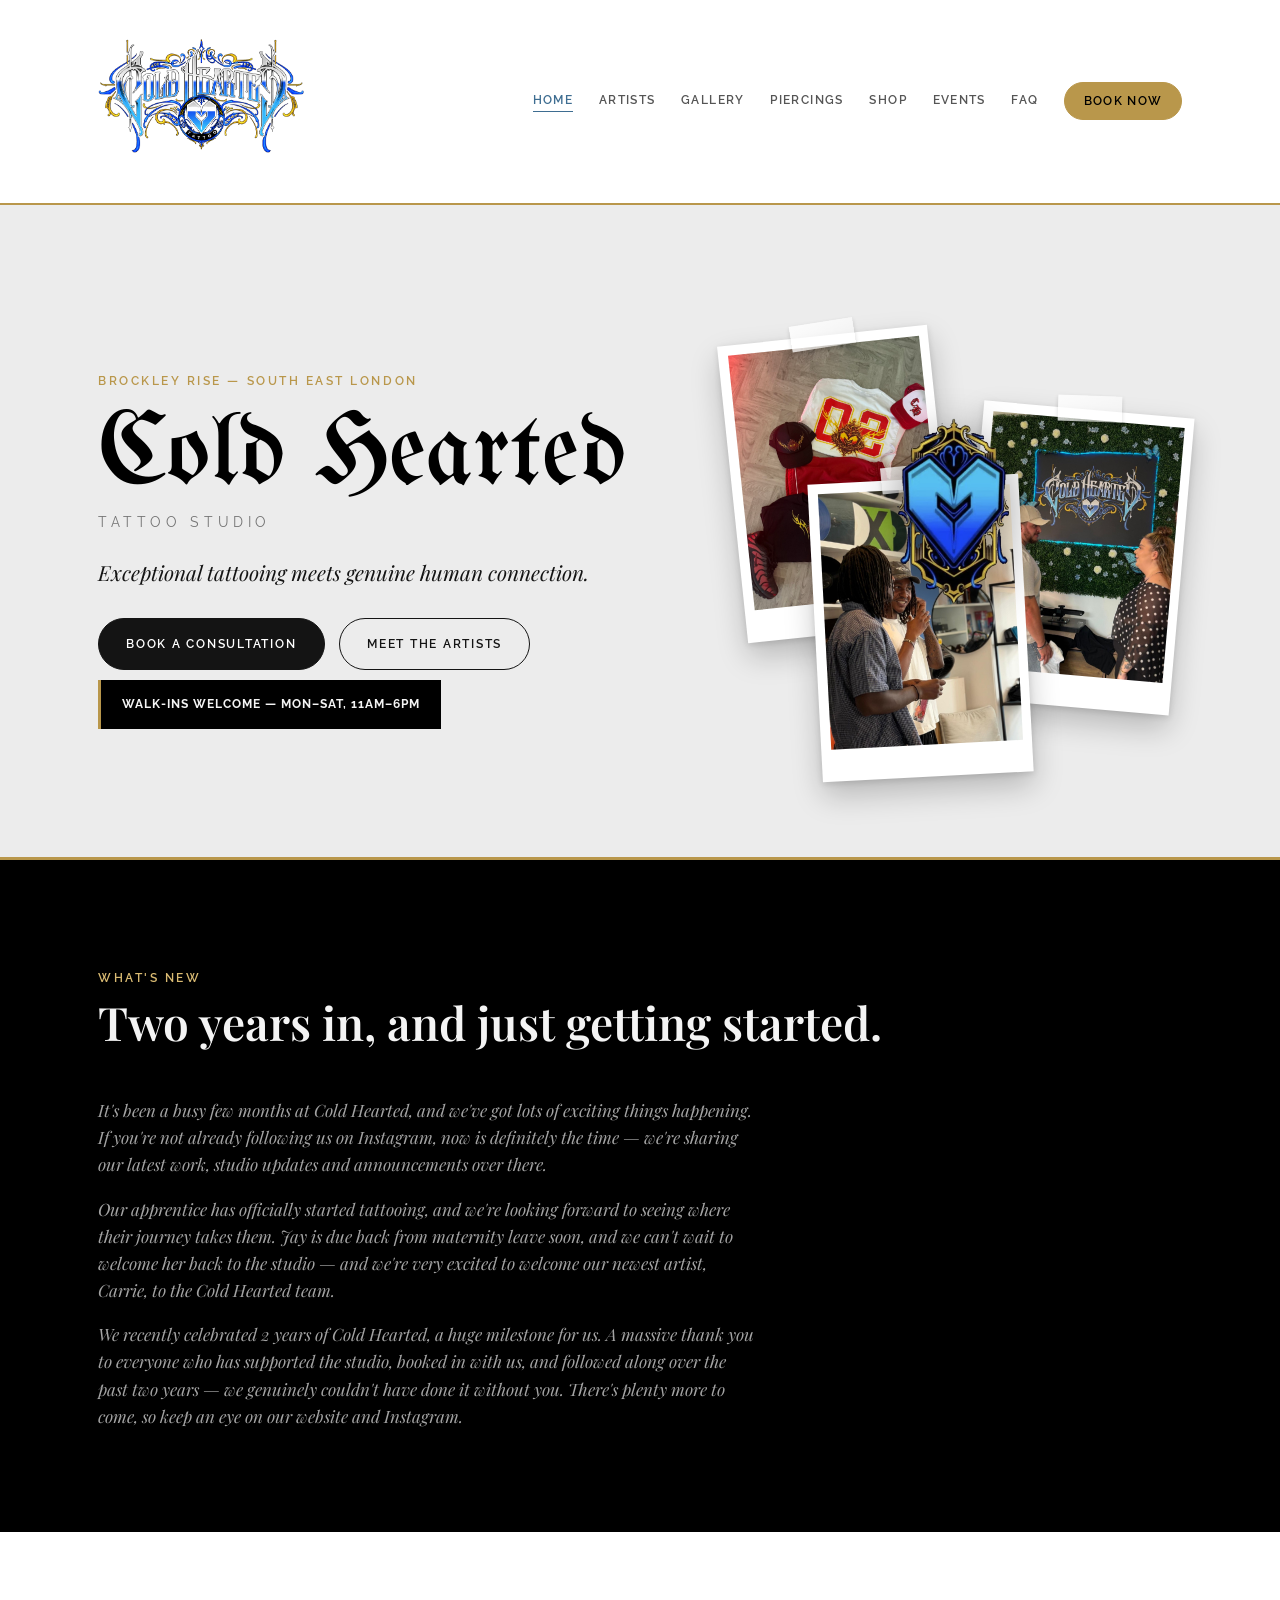
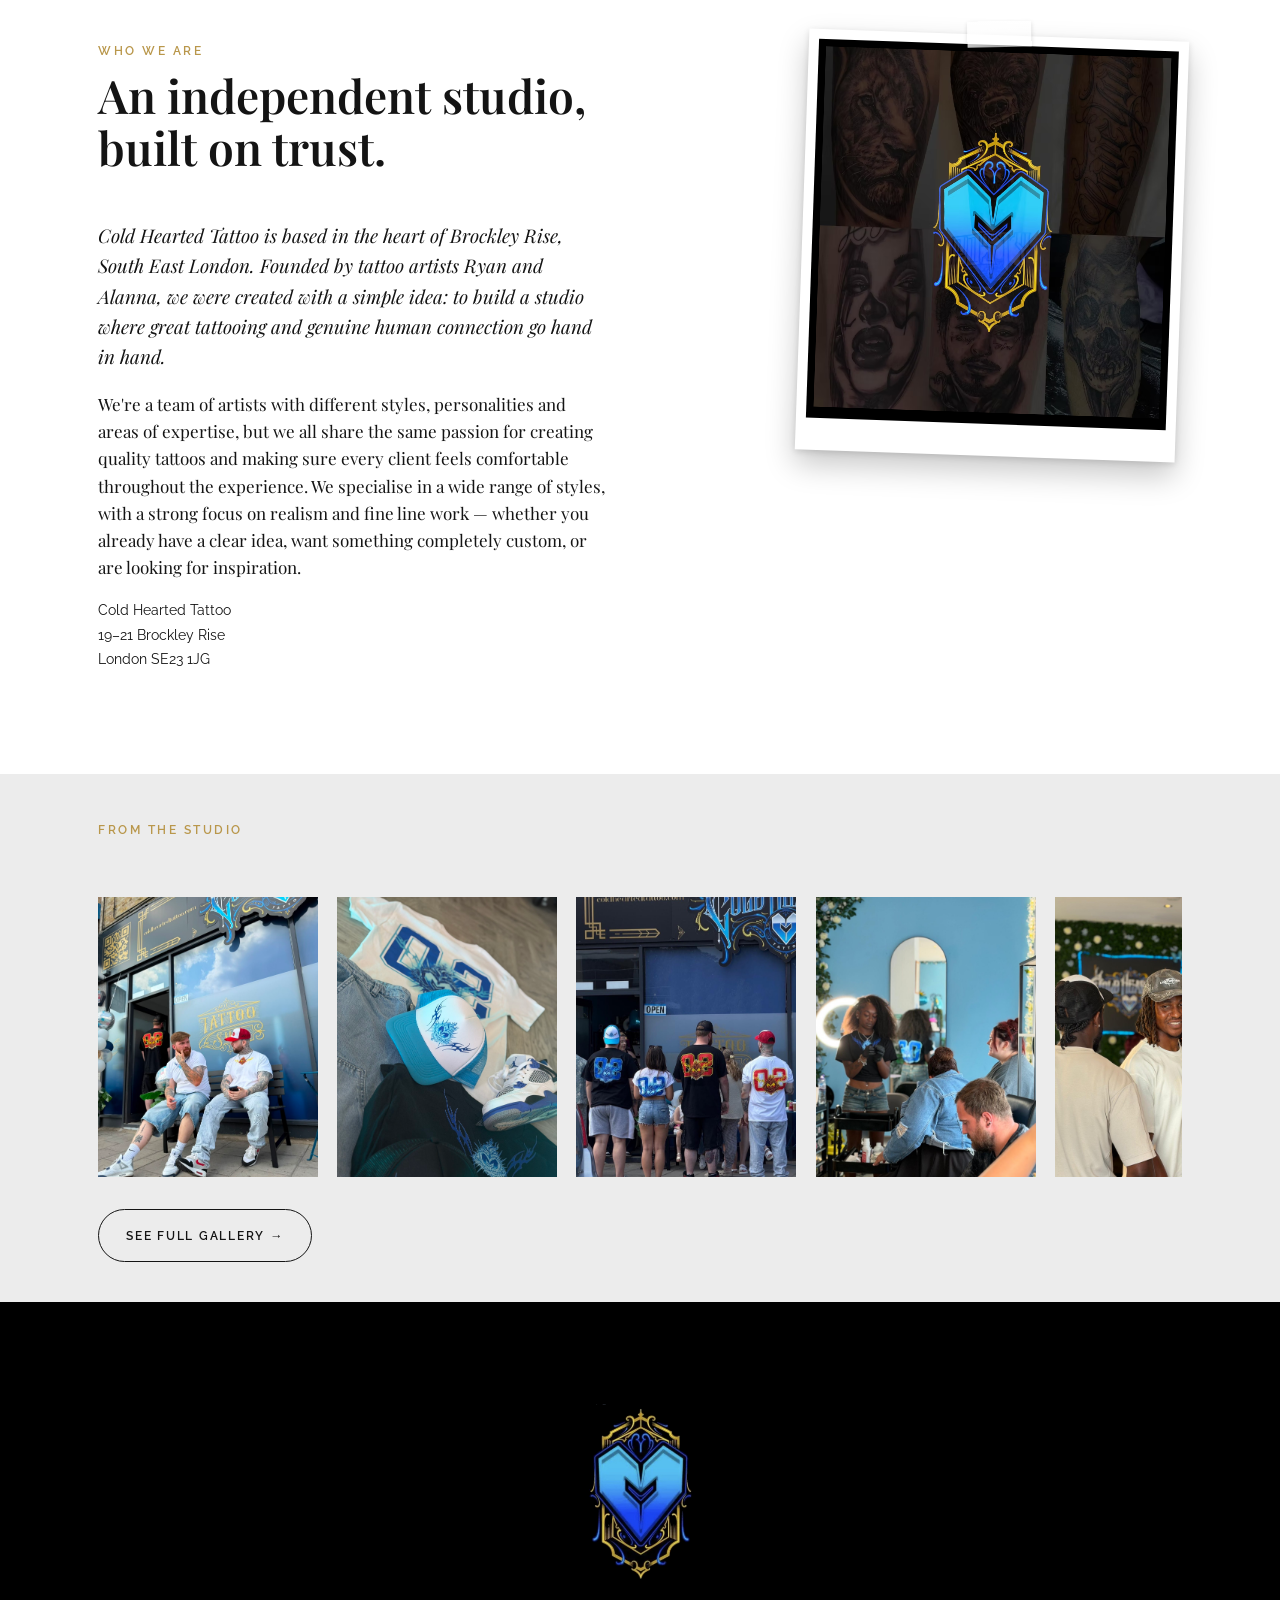
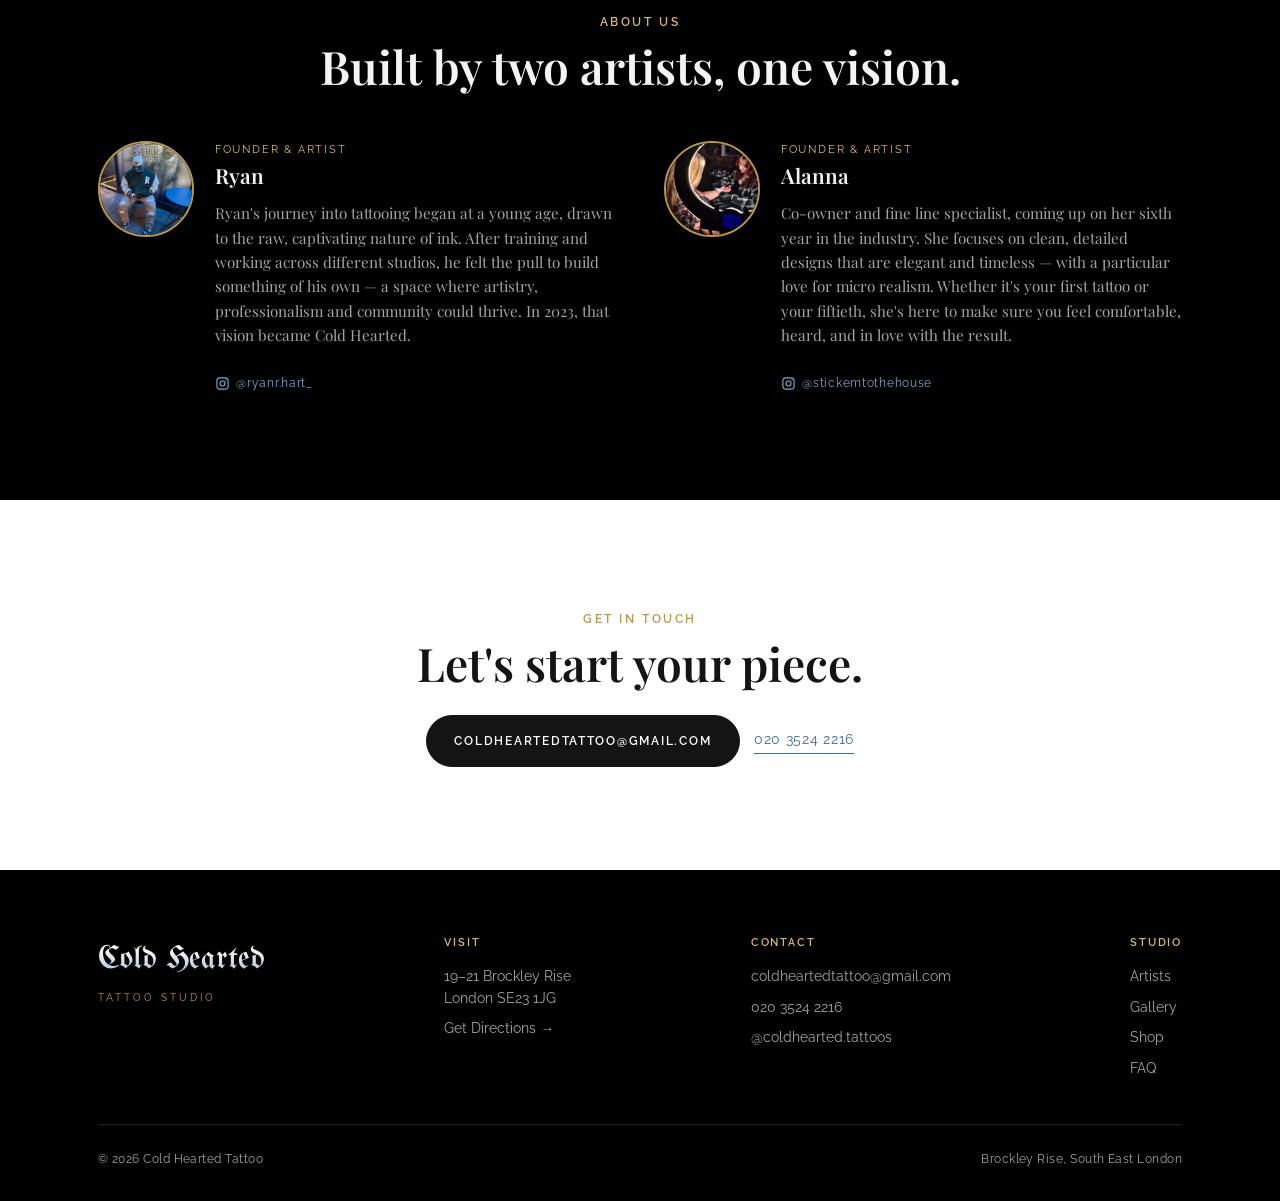
<file: index.html>
<!DOCTYPE html>
<html lang="en">
<head>
<meta charset="UTF-8">
<meta name="viewport" content="width=device-width, initial-scale=1">
<title>Cold Hearted Tattoo — Brockley Rise, South East London</title>
<meta name="description" content="Independent tattoo studio in Brockley Rise, South East London. Founded by Ryan and Alanna. Realism, fine line, and fully custom work.">
<link rel="icon" type="image/png" href="assets/favicon.png">
<meta name="robots" content="noindex, nofollow">
<meta property="og:type" content="website">
<meta property="og:site_name" content="Cold Hearted Tattoo">
<meta property="og:title" content="Cold Hearted Tattoo — Brockley Rise, South East London">
<meta property="og:description" content="Independent tattoo studio in Brockley Rise, South East London. Founded by Ryan and Alanna. Realism, fine line, and fully custom work.">
<meta property="og:image" content="https://coldhearted-2-preview.rockwelldigital.co.uk/assets/og-image.jpg">
<meta property="og:url" content="https://coldhearted-2-preview.rockwelldigital.co.uk/">
<meta name="twitter:card" content="summary_large_image">
<link rel="preconnect" href="https://fonts.googleapis.com">
<link rel="preconnect" href="https://fonts.gstatic.com" crossorigin>
<link href="https://fonts.googleapis.com/css2?family=UnifrakturMaguntia&family=Playfair+Display:ital,wght@0,400;0,500;0,600;0,700;1,400;1,500;1,600&family=Raleway:wght@300;400;500;600;700&display=swap" rel="stylesheet">
<link rel="stylesheet" href="styles.css">
</head>
<body>

<header class="site-header">
  <nav>
    <a href="index.html" class="nav-mark">
      <img class="nav-logo" src="assets/logo-lockup.png" alt="Cold Hearted Tattoo">
    </a>
    <button class="nav-toggle" aria-label="Toggle menu" aria-expanded="false"><span></span><span></span><span></span></button>
    <div class="nav-links">
      <a href="index.html" class="nav-current">Home</a>
      <a href="artists.html">Artists</a>
      <a href="gallery.html">Gallery</a>
      <a href="piercings.html">Piercings</a>
      <a href="shop.html">Shop</a>
      <a href="events.html">Events</a>
      <a href="faq.html">FAQ</a>
      <a href="booking.html" class="nav-cta">Book Now</a>
    </div>
  </nav>
  <div class="nav-scrim"></div>
</header>

<main>
  <section class="hero-standalone">
    <div class="container hero-grid">
      <div class="hero-copy">
        <span class="eyebrow">Brockley Rise — South East London</span>
        <h1 class="hero-wordmark">Cold Hearted</h1>
        <p class="hero-sub">Tattoo Studio</p>
        <p class="hero-tagline">Exceptional tattooing meets genuine human connection.</p>
        <div class="btn-row">
          <a class="btn" href="booking.html">Book a Consultation</a>
          <a class="btn btn-outline" href="artists.html">Meet the Artists</a>
        </div>
        <div class="note-card">Walk-ins welcome — Mon–Sat, 11am–6pm</div>
      </div>
      <div class="hero-collage" aria-hidden="true">
        <div class="polaroid"><img src="assets/gallery/photo-1.jpg" alt=""></div>
        <div class="polaroid"><img src="assets/gallery/photo-7.jpg" alt=""></div>
        <div class="polaroid"><img src="assets/gallery/photo-3.jpg" alt=""></div>
        <img class="badge-float" src="assets/badge-mark.png" alt="">
      </div>
    </div>
  </section>

  <section class="section section-ink">
    <div class="container">
      <span class="eyebrow">What's New</span>
      <h2 class="section-heading">Two years in, and just getting started.</h2>
      <div class="prose mt-lg">
        <p>It's been a busy few months at Cold Hearted, and we've got lots of exciting things happening. If you're not already following us on Instagram, now is definitely the time — we're sharing our latest work, studio updates and announcements over there.</p>
        <p>Our apprentice has officially started tattooing, and we're looking forward to seeing where their journey takes them. Jay is due back from maternity leave soon, and we can't wait to welcome her back to the studio — and we're very excited to welcome our newest artist, Carrie, to the Cold Hearted team.</p>
        <p>We recently celebrated 2 years of Cold Hearted, a huge milestone for us. A massive thank you to everyone who has supported the studio, booked in with us, and followed along over the past two years — we genuinely couldn't have done it without you. There's plenty more to come, so keep an eye on our website and Instagram.</p>
      </div>
    </div>
  </section>

  <section class="section section-paper">
    <div class="container">
      <div class="two-col">
        <div>
          <span class="eyebrow">Who We Are</span>
          <h2 class="section-heading">An independent studio, built on trust.</h2>
          <p class="lede mt-lg">Cold Hearted Tattoo is based in the heart of Brockley Rise, South East London. Founded by tattoo artists Ryan and Alanna, we were created with a simple idea: to build a studio where great tattooing and genuine human connection go hand in hand.</p>
          <p>We're a team of artists with different styles, personalities and areas of expertise, but we all share the same passion for creating quality tattoos and making sure every client feels comfortable throughout the experience. We specialise in a wide range of styles, with a strong focus on realism and fine line work — whether you already have a clear idea, want something completely custom, or are looking for inspiration.</p>
          <div class="address-block">
            Cold Hearted Tattoo<br>
            19–21 Brockley Rise<br>
            London SE23 1JG
          </div>
        </div>
        <div class="polaroid" style="max-width:380px; margin-left:auto; transform:rotate(2deg);">
          <img src="assets/gallery/portfolio-collage.png" alt="Cold Hearted Tattoo portfolio of recent work">
        </div>
      </div>
    </div>
  </section>

  <section class="section section-stone" style="padding-top:2.5rem; padding-bottom:2.5rem;">
    <div class="container">
      <span class="eyebrow">From The Studio</span>
      <div class="strip mt-lg">
        <img src="assets/gallery/photo-2.jpg" alt="Cold Hearted Tattoo studio and merch">
        <img src="assets/gallery/photo-4.jpg" alt="Cold Hearted Tattoo studio and merch">
        <img src="assets/gallery/photo-5.jpg" alt="Cold Hearted Tattoo studio and merch">
        <img src="assets/gallery/photo-6.jpg" alt="Cold Hearted Tattoo studio and merch">
        <img src="assets/gallery/photo-8.jpg" alt="Cold Hearted Tattoo studio and merch">
        <img src="assets/gallery/photo-9.jpg" alt="Cold Hearted Tattoo studio and merch">
      </div>
      <a class="btn btn-outline" href="gallery.html" style="margin-top:1rem;">See Full Gallery →</a>
    </div>
  </section>

  <section class="section section-ink">
    <div class="container">
      <img class="badge-emblem" src="assets/badge-mark.png" alt="Cold Hearted Tattoo heart mark">
      <div class="text-center">
        <span class="eyebrow">About Us</span>
        <h2 class="section-heading">Built by two artists, one vision.</h2>
      </div>
      <div class="founders mt-lg">
        <div class="founder-card">
          <div class="founder-photo"><img src="assets/people/ryan.jpg" alt="Ryan, founder of Cold Hearted Tattoo"></div>
          <div>
            <div class="founder-role">Founder &amp; Artist</div>
            <h3 class="founder-name">Ryan</h3>
            <p class="founder-bio">Ryan's journey into tattooing began at a young age, drawn to the raw, captivating nature of ink. After training and working across different studios, he felt the pull to build something of his own — a space where artistry, professionalism and community could thrive. In 2023, that vision became Cold Hearted.</p>
            <a class="founder-ig" href="https://www.instagram.com/ryanr.hart_/" target="_blank" rel="noopener">
              <svg viewBox="0 0 24 24" fill="none" stroke="currentColor" stroke-width="1.8"><rect x="3" y="3" width="18" height="18" rx="5"/><circle cx="12" cy="12" r="4"/><circle cx="17.5" cy="6.5" r="1" fill="currentColor" stroke="none"/></svg>
              @ryanr.hart_
            </a>
          </div>
        </div>
        <div class="founder-card">
          <div class="founder-photo"><img src="assets/people/alanna.jpg" alt="Alanna, founder of Cold Hearted Tattoo"></div>
          <div>
            <div class="founder-role">Founder &amp; Artist</div>
            <h3 class="founder-name">Alanna</h3>
            <p class="founder-bio">Co-owner and fine line specialist, coming up on her sixth year in the industry. She focuses on clean, detailed designs that are elegant and timeless — with a particular love for micro realism. Whether it's your first tattoo or your fiftieth, she's here to make sure you feel comfortable, heard, and in love with the result.</p>
            <a class="founder-ig" href="https://www.instagram.com/stickemtothehouse/" target="_blank" rel="noopener">
              <svg viewBox="0 0 24 24" fill="none" stroke="currentColor" stroke-width="1.8"><rect x="3" y="3" width="18" height="18" rx="5"/><circle cx="12" cy="12" r="4"/><circle cx="17.5" cy="6.5" r="1" fill="currentColor" stroke="none"/></svg>
              @stickemtothehouse
            </a>
          </div>
        </div>
      </div>
    </div>
  </section>

  <section class="section section-paper text-center">
    <div class="container">
      <span class="eyebrow">Get In Touch</span>
      <h2 class="section-heading">Let's start your piece.</h2>
      <div class="btn-row" style="justify-content:center; margin-top:1.6rem;">
        <a class="btn" href="mailto:coldheartedtattoo@gmail.com">coldheartedtattoo@gmail.com</a>
        <a class="phone-link" href="tel:02035242216">020 3524 2216</a>
      </div>
    </div>
  </section>
</main>

<footer class="site-footer">
  <div class="container">
    <div class="footer-top">
      <div>
        <div class="footer-mark">Cold Hearted</div>
        <div class="footer-mark-sub">Tattoo Studio</div>
      </div>
      <div class="footer-col">
        <h3>Visit</h3>
        <p>19–21 Brockley Rise<br>London SE23 1JG</p>
        <a href="https://www.google.com/maps/dir/?api=1&destination=Cold+Hearted+Tattoos%2C+19-21+Brockley+Rise%2C+London+SE23+1JG" target="_blank" rel="noopener">Get Directions →</a>
      </div>
      <div class="footer-col">
        <h3>Contact</h3>
        <a href="mailto:coldheartedtattoo@gmail.com">coldheartedtattoo@gmail.com</a>
        <a href="tel:02035242216">020 3524 2216</a>
        <a href="https://www.instagram.com/coldhearted.tattoos/" target="_blank" rel="noopener">@coldhearted.tattoos</a>
      </div>
      <div class="footer-col">
        <h3>Studio</h3>
        <a href="artists.html">Artists</a>
        <a href="gallery.html">Gallery</a>
        <a href="shop.html">Shop</a>
        <a href="faq.html">FAQ</a>
      </div>
    </div>
    <div class="footer-bottom">
      <span>© 2026 Cold Hearted Tattoo</span>
      <span>Brockley Rise, South East London</span>
    </div>
  </div>
</footer>
<script src="script.js"></script>
</body>
</html>
</file>
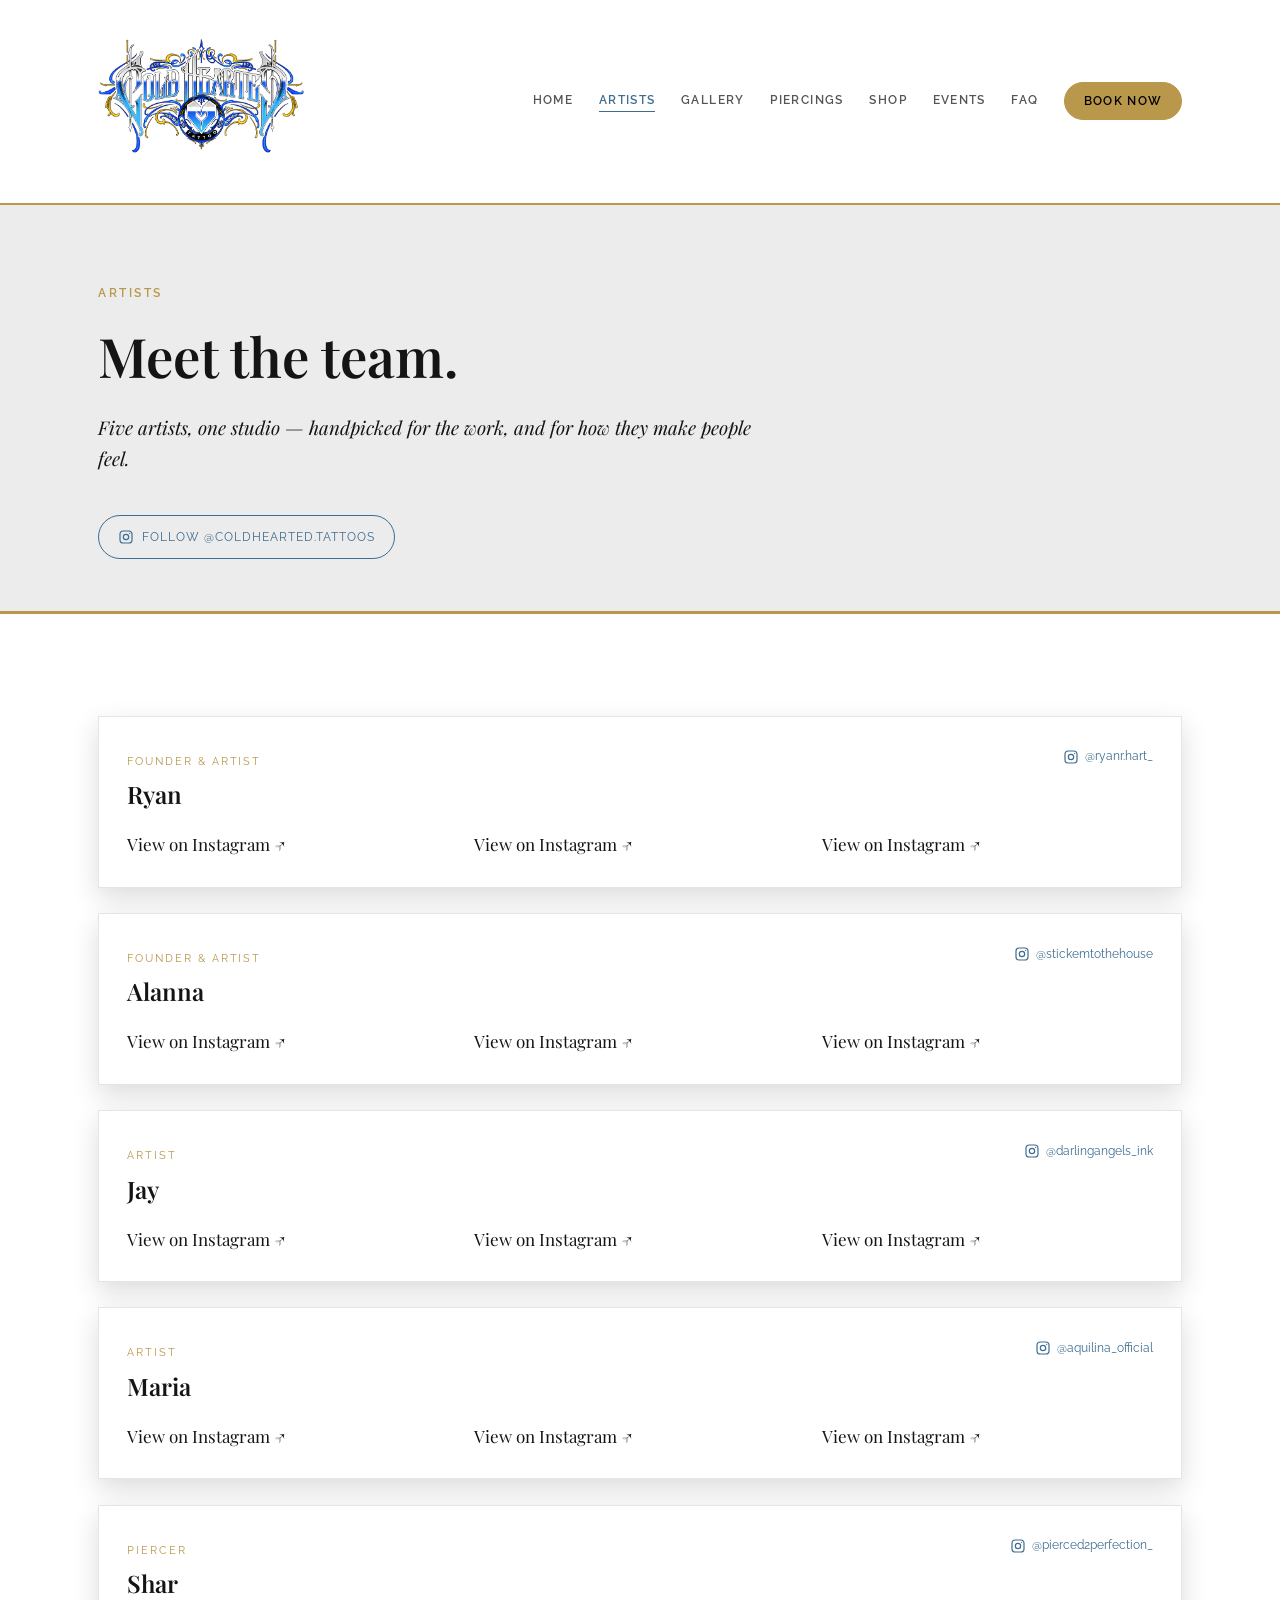
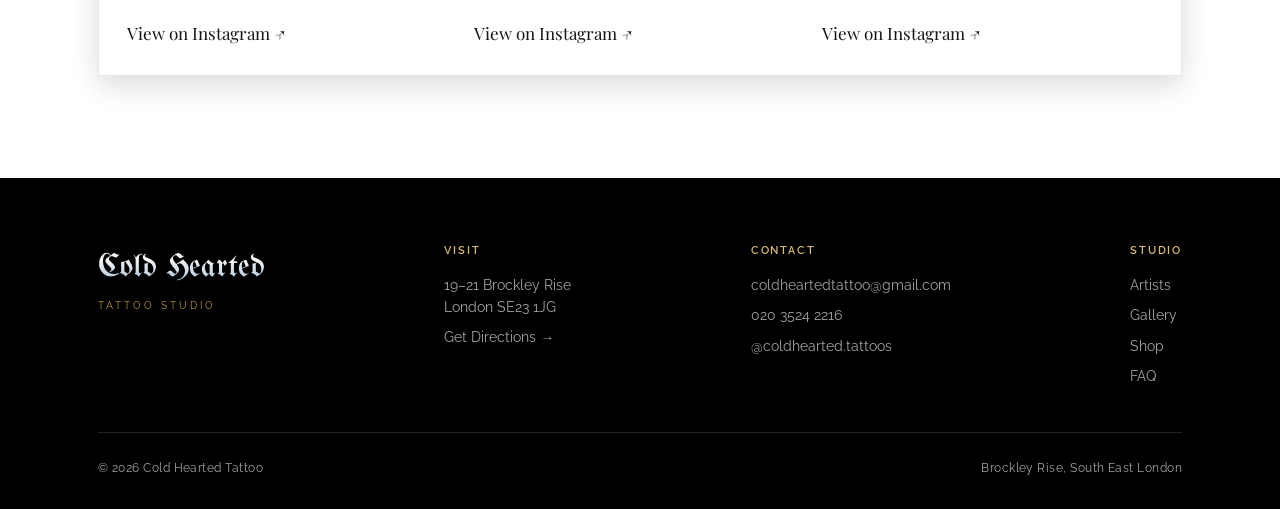
<file: artists.html>
<!DOCTYPE html>
<html lang="en">
<head>
<meta charset="UTF-8">
<meta name="viewport" content="width=device-width, initial-scale=1">
<title>Artists — Cold Hearted Tattoo</title>
<meta name="description" content="Meet the artists and piercer at Cold Hearted Tattoo, Brockley Rise, South East London.">
<link rel="icon" type="image/png" href="assets/favicon.png">
<meta name="robots" content="noindex, nofollow">
<meta property="og:type" content="website">
<meta property="og:site_name" content="Cold Hearted Tattoo">
<meta property="og:title" content="Artists — Cold Hearted Tattoo">
<meta property="og:description" content="Meet the artists and piercer at Cold Hearted Tattoo, Brockley Rise, South East London.">
<meta property="og:image" content="https://coldhearted-2-preview.rockwelldigital.co.uk/assets/og-image.jpg">
<meta property="og:url" content="https://coldhearted-2-preview.rockwelldigital.co.uk/artists.html">
<meta name="twitter:card" content="summary_large_image">
<link rel="preconnect" href="https://fonts.googleapis.com">
<link rel="preconnect" href="https://fonts.gstatic.com" crossorigin>
<link href="https://fonts.googleapis.com/css2?family=UnifrakturMaguntia&family=Playfair+Display:ital,wght@0,400;0,500;0,600;0,700;1,400;1,500;1,600&family=Raleway:wght@300;400;500;600;700&display=swap" rel="stylesheet">
<link rel="stylesheet" href="styles.css">
</head>
<body>

<header class="site-header">
  <nav>
    <a href="index.html" class="nav-mark">
      <img class="nav-logo" src="assets/logo-lockup.png" alt="Cold Hearted Tattoo">
    </a>
    <button class="nav-toggle" aria-label="Toggle menu" aria-expanded="false"><span></span><span></span><span></span></button>
    <div class="nav-links">
      <a href="index.html">Home</a>
      <a href="artists.html" class="nav-current">Artists</a>
      <a href="gallery.html">Gallery</a>
      <a href="piercings.html">Piercings</a>
      <a href="shop.html">Shop</a>
      <a href="events.html">Events</a>
      <a href="faq.html">FAQ</a>
      <a href="booking.html" class="nav-cta">Book Now</a>
    </div>
  </nav>
  <div class="nav-scrim"></div>
</header>

<main>
  <section class="page-hero">
    <div class="container">
      <span class="eyebrow">Artists</span>
      <h1>Meet the team.</h1>
      <p class="lede">Five artists, one studio — handpicked for the work, and for how they make people feel.</p>
      <a class="instagram-follow" href="https://www.instagram.com/coldhearted.tattoos/" target="_blank" rel="noopener">
        <svg viewBox="0 0 24 24" fill="none" stroke="currentColor" stroke-width="1.8"><rect x="3" y="3" width="18" height="18" rx="5"/><circle cx="12" cy="12" r="4"/><circle cx="17.5" cy="6.5" r="1" fill="currentColor" stroke="none"/></svg>
        Follow @coldhearted.tattoos
      </a>
    </div>
  </section>

  <section class="section section-paper">
    <div class="container">
      <div class="artist-grid">

        <div class="flash-card">
          <div class="artist-card-head">
            <div>
              <span class="artist-role">Founder &amp; Artist</span>
              <h2>Ryan</h2>
            </div>
            <a class="artist-instagram" href="https://www.instagram.com/ryanr.hart_/" target="_blank" rel="noopener">
              <svg viewBox="0 0 24 24" fill="none" stroke="currentColor" stroke-width="1.8"><rect x="3" y="3" width="18" height="18" rx="5"/><circle cx="12" cy="12" r="4"/><circle cx="17.5" cy="6.5" r="1" fill="currentColor" stroke="none"/></svg>
              @ryanr.hart_
            </a>
          </div>
          <div class="artist-highlights" data-ig-posts="https://www.instagram.com/reel/Dbc3esvNZK8/|https://www.instagram.com/p/DboCqMGjIGr/|https://www.instagram.com/p/C_vOVfCtvoY/"></div>
        </div>

        <div class="flash-card">
          <div class="artist-card-head">
            <div>
              <span class="artist-role">Founder &amp; Artist</span>
              <h2>Alanna</h2>
            </div>
            <a class="artist-instagram" href="https://www.instagram.com/stickemtothehouse/" target="_blank" rel="noopener">
              <svg viewBox="0 0 24 24" fill="none" stroke="currentColor" stroke-width="1.8"><rect x="3" y="3" width="18" height="18" rx="5"/><circle cx="12" cy="12" r="4"/><circle cx="17.5" cy="6.5" r="1" fill="currentColor" stroke="none"/></svg>
              @stickemtothehouse
            </a>
          </div>
          <div class="artist-highlights" data-ig-posts="https://www.instagram.com/reel/DYegDe_tVTp/|https://www.instagram.com/p/DcpwwvuoRmU/|https://www.instagram.com/p/CyXo4bhoMxa/"></div>
        </div>

        <div class="flash-card">
          <div class="artist-card-head">
            <div>
              <span class="artist-role">Artist</span>
              <h2>Jay</h2>
            </div>
            <a class="artist-instagram" href="https://www.instagram.com/darlingangels_ink/" target="_blank" rel="noopener">
              <svg viewBox="0 0 24 24" fill="none" stroke="currentColor" stroke-width="1.8"><rect x="3" y="3" width="18" height="18" rx="5"/><circle cx="12" cy="12" r="4"/><circle cx="17.5" cy="6.5" r="1" fill="currentColor" stroke="none"/></svg>
              @darlingangels_ink
            </a>
          </div>
          <div class="artist-highlights" data-ig-posts="https://www.instagram.com/reel/DNVPyegIS0s/|https://www.instagram.com/p/DPWbawIjVzu/|https://www.instagram.com/p/DN0N456Wg_h/"></div>
        </div>

        <div class="flash-card">
          <div class="artist-card-head">
            <div>
              <span class="artist-role">Artist</span>
              <h2>Maria</h2>
            </div>
            <a class="artist-instagram" href="https://www.instagram.com/aquilina_official/" target="_blank" rel="noopener">
              <svg viewBox="0 0 24 24" fill="none" stroke="currentColor" stroke-width="1.8"><rect x="3" y="3" width="18" height="18" rx="5"/><circle cx="12" cy="12" r="4"/><circle cx="17.5" cy="6.5" r="1" fill="currentColor" stroke="none"/></svg>
              @aquilina_official
            </a>
          </div>
          <div class="artist-highlights" data-ig-posts="https://www.instagram.com/reel/DctjL4ktzMI/|https://www.instagram.com/p/Dbin3MDjSAJ/|https://www.instagram.com/p/Db_CdWbDZAk/"></div>
        </div>

        <div class="flash-card">
          <div class="artist-card-head">
            <div>
              <span class="artist-role">Piercer</span>
              <h2>Shar</h2>
            </div>
            <a class="artist-instagram" href="https://www.instagram.com/pierced2perfection_/" target="_blank" rel="noopener">
              <svg viewBox="0 0 24 24" fill="none" stroke="currentColor" stroke-width="1.8"><rect x="3" y="3" width="18" height="18" rx="5"/><circle cx="12" cy="12" r="4"/><circle cx="17.5" cy="6.5" r="1" fill="currentColor" stroke="none"/></svg>
              @pierced2perfection_
            </a>
          </div>
          <div class="artist-highlights" data-ig-posts="https://www.instagram.com/reel/Db6j14AMSyh/|https://www.instagram.com/p/DYSHi47jEbC/|https://www.instagram.com/p/DW_SuKhjNCV/"></div>
        </div>

      </div>
    </div>
  </section>
</main>

<footer class="site-footer">
  <div class="container">
    <div class="footer-top">
      <div>
        <div class="footer-mark">Cold Hearted</div>
        <div class="footer-mark-sub">Tattoo Studio</div>
      </div>
      <div class="footer-col">
        <h3>Visit</h3>
        <p>19–21 Brockley Rise<br>London SE23 1JG</p>
        <a href="https://www.google.com/maps/dir/?api=1&destination=Cold+Hearted+Tattoos%2C+19-21+Brockley+Rise%2C+London+SE23+1JG" target="_blank" rel="noopener">Get Directions →</a>
      </div>
      <div class="footer-col">
        <h3>Contact</h3>
        <a href="mailto:coldheartedtattoo@gmail.com">coldheartedtattoo@gmail.com</a>
        <a href="tel:02035242216">020 3524 2216</a>
        <a href="https://www.instagram.com/coldhearted.tattoos/" target="_blank" rel="noopener">@coldhearted.tattoos</a>
      </div>
      <div class="footer-col">
        <h3>Studio</h3>
        <a href="artists.html">Artists</a>
        <a href="gallery.html">Gallery</a>
        <a href="shop.html">Shop</a>
        <a href="faq.html">FAQ</a>
      </div>
    </div>
    <div class="footer-bottom">
      <span>© 2026 Cold Hearted Tattoo</span>
      <span>Brockley Rise, South East London</span>
    </div>
  </div>
</footer>
<script src="script.js"></script>
</body>
</html>
</file>
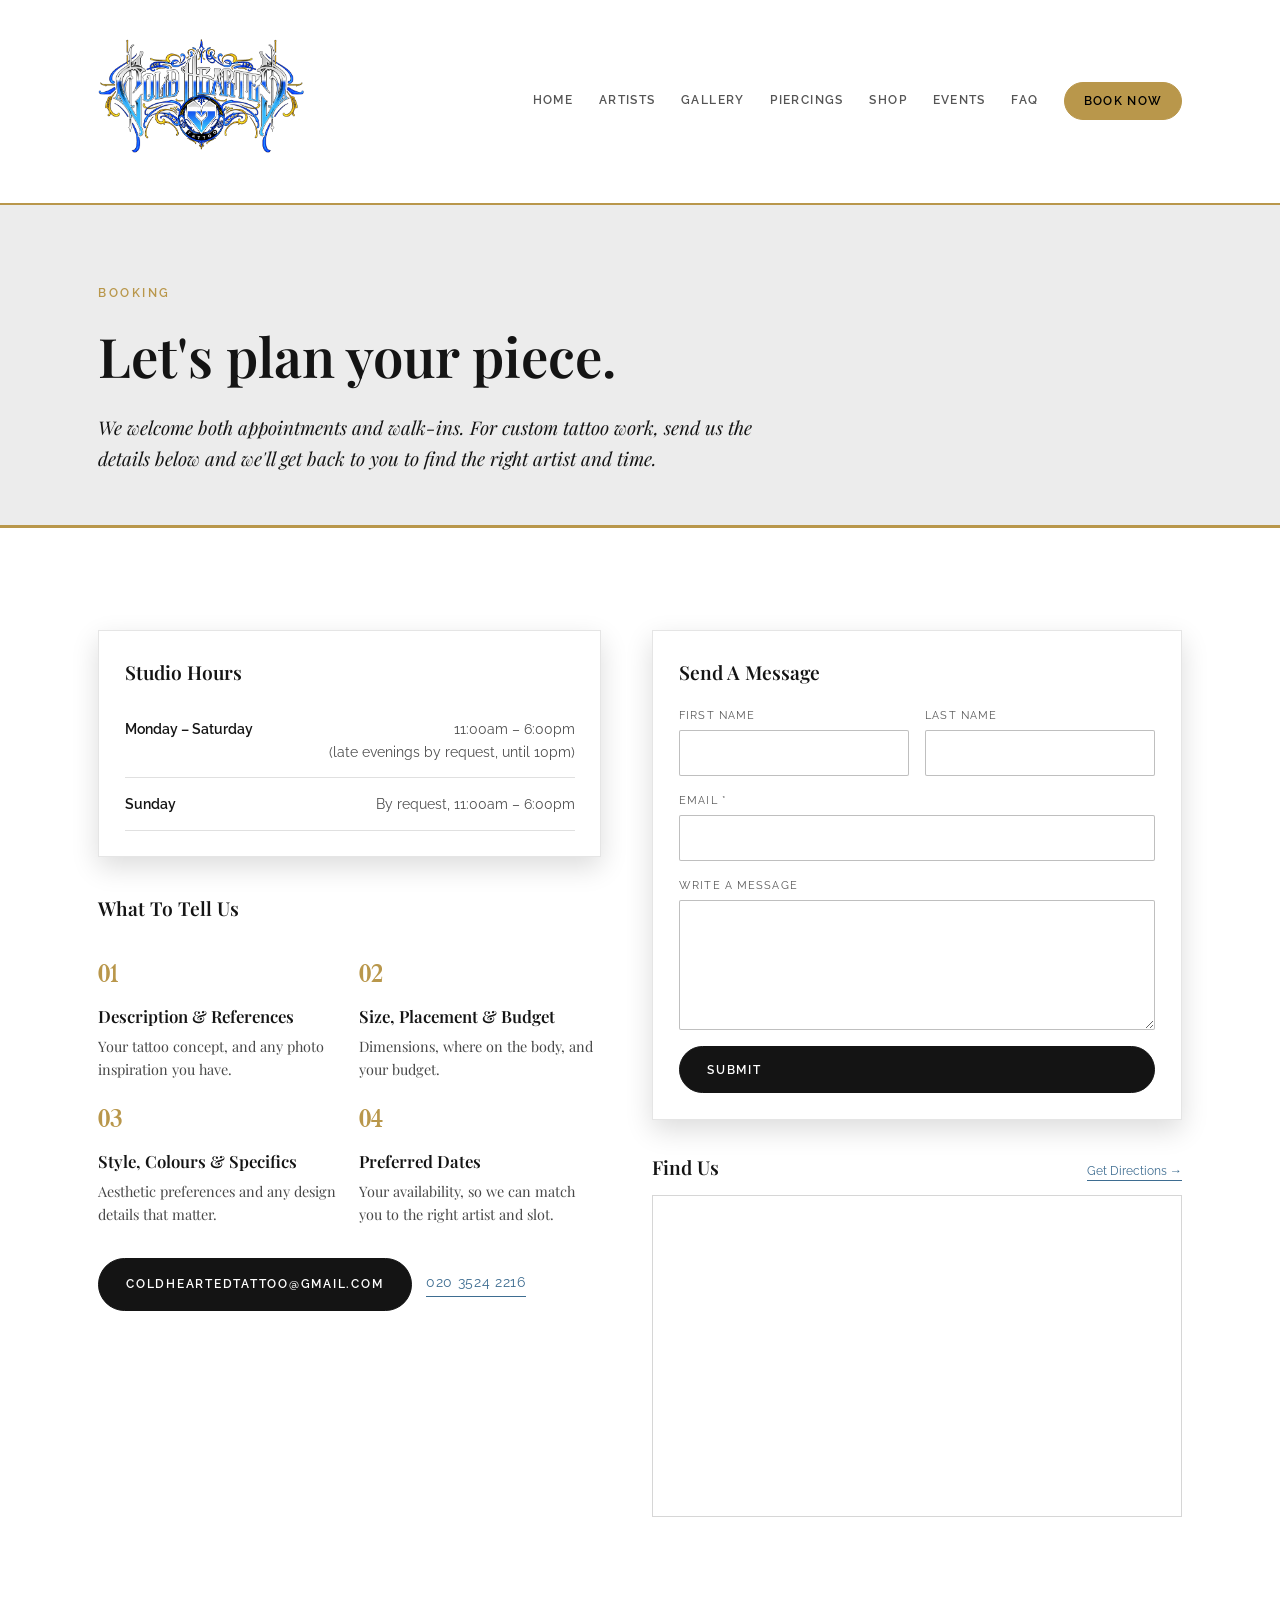
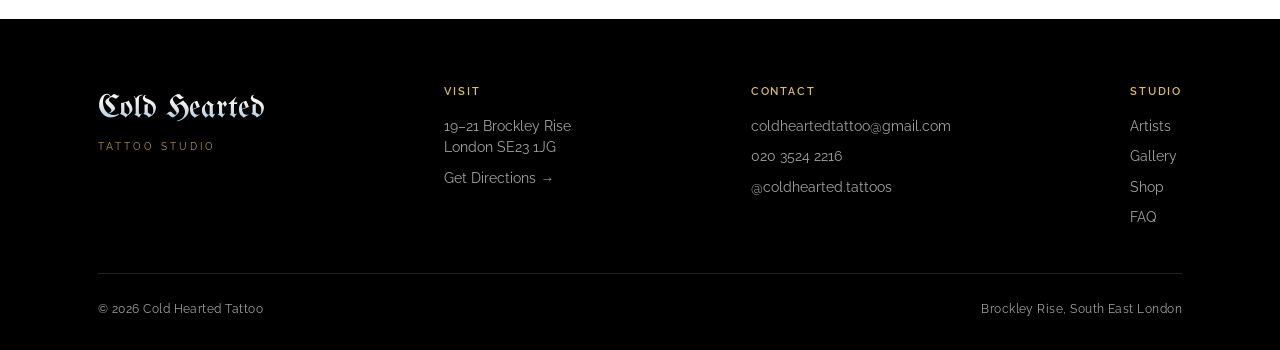
<file: booking.html>
<!DOCTYPE html>
<html lang="en">
<head>
<meta charset="UTF-8">
<meta name="viewport" content="width=device-width, initial-scale=1">
<title>Booking — Cold Hearted Tattoo</title>
<meta name="description" content="Book a tattoo appointment at Cold Hearted Tattoo, Brockley Rise, South East London.">
<link rel="icon" type="image/png" href="assets/favicon.png">
<meta name="robots" content="noindex, nofollow">
<meta property="og:type" content="website">
<meta property="og:site_name" content="Cold Hearted Tattoo">
<meta property="og:title" content="Booking — Cold Hearted Tattoo">
<meta property="og:description" content="Book a tattoo appointment at Cold Hearted Tattoo, Brockley Rise, South East London.">
<meta property="og:image" content="https://coldhearted-2-preview.rockwelldigital.co.uk/assets/og-image.jpg">
<meta property="og:url" content="https://coldhearted-2-preview.rockwelldigital.co.uk/booking.html">
<meta name="twitter:card" content="summary_large_image">
<link rel="preconnect" href="https://fonts.googleapis.com">
<link rel="preconnect" href="https://fonts.gstatic.com" crossorigin>
<link href="https://fonts.googleapis.com/css2?family=UnifrakturMaguntia&family=Playfair+Display:ital,wght@0,400;0,500;0,600;0,700;1,400;1,500;1,600&family=Raleway:wght@300;400;500;600;700&display=swap" rel="stylesheet">
<link rel="stylesheet" href="styles.css">
</head>
<body>

<header class="site-header">
  <nav>
    <a href="index.html" class="nav-mark">
      <img class="nav-logo" src="assets/logo-lockup.png" alt="Cold Hearted Tattoo">
    </a>
    <button class="nav-toggle" aria-label="Toggle menu" aria-expanded="false"><span></span><span></span><span></span></button>
    <div class="nav-links">
      <a href="index.html">Home</a>
      <a href="artists.html">Artists</a>
      <a href="gallery.html">Gallery</a>
      <a href="piercings.html">Piercings</a>
      <a href="shop.html">Shop</a>
      <a href="events.html">Events</a>
      <a href="faq.html">FAQ</a>
      <a href="booking.html" class="nav-cta nav-current">Book Now</a>
    </div>
  </nav>
  <div class="nav-scrim"></div>
</header>

<main>
  <section class="page-hero">
    <div class="container">
      <span class="eyebrow">Booking</span>
      <h1>Let's plan your piece.</h1>
      <p class="lede">We welcome both appointments and walk-ins. For custom tattoo work, send us the details below and we'll get back to you to find the right artist and time.</p>
    </div>
  </section>

  <section class="section section-paper">
    <div class="container">
      <div class="booking-layout">
        <div>
          <div class="flash-card">
            <h2 style="font-size:1.2rem; margin-bottom:1rem;">Studio Hours</h2>
            <div class="hours-row"><span>Monday – Saturday</span><span>11:00am – 6:00pm<br>(late evenings by request, until 10pm)</span></div>
            <div class="hours-row"><span>Sunday</span><span>By request, 11:00am – 6:00pm</span></div>
          </div>

          <h2 style="font-size:1.2rem; margin:2.2rem 0 0;">What To Tell Us</h2>
          <div class="steps-grid">
            <div class="step-card">
              <span class="step-num">01</span>
              <h3>Description &amp; References</h3>
              <p>Your tattoo concept, and any photo inspiration you have.</p>
            </div>
            <div class="step-card">
              <span class="step-num">02</span>
              <h3>Size, Placement &amp; Budget</h3>
              <p>Dimensions, where on the body, and your budget.</p>
            </div>
            <div class="step-card">
              <span class="step-num">03</span>
              <h3>Style, Colours &amp; Specifics</h3>
              <p>Aesthetic preferences and any design details that matter.</p>
            </div>
            <div class="step-card">
              <span class="step-num">04</span>
              <h3>Preferred Dates</h3>
              <p>Your availability, so we can match you to the right artist and slot.</p>
            </div>
          </div>

          <div class="btn-row">
            <a class="btn" href="mailto:coldheartedtattoo@gmail.com?subject=Tattoo%20Enquiry&body=Hi%20Cold%20Hearted%20Tattoo%20team%2C%0D%0A%0D%0AI'd%20like%20to%20enquire%20about%20booking%20a%20tattoo.%0D%0A%0D%0ADescription%20%26%20References%3A%0D%0A%0D%0A%0D%0ASize%2C%20Placement%20%26%20Budget%3A%0D%0A%0D%0A%0D%0AStyle%2C%20Colours%20%26%20Specifics%3A%0D%0A%0D%0A%0D%0APreferred%20Dates%3A%0D%0A%0D%0A%0D%0AThanks!">coldheartedtattoo@gmail.com</a>
            <a class="phone-link" href="tel:02035242216">020 3524 2216</a>
          </div>
        </div>

        <div>
          <div class="flash-card">
            <h2 style="font-size:1.2rem;">Send A Message</h2>
            <form class="contact-form" action="mailto:coldheartedtattoo@gmail.com" method="post" enctype="text/plain">
              <div class="form-row">
                <div class="field">
                  <label for="first-name">First name</label>
                  <input type="text" id="first-name" name="First name">
                </div>
                <div class="field">
                  <label for="last-name">Last name</label>
                  <input type="text" id="last-name" name="Last name">
                </div>
              </div>
              <div class="field">
                <label for="email">Email *</label>
                <input type="email" id="email" name="Email" required>
              </div>
              <div class="field">
                <label for="message">Write a message</label>
                <textarea id="message" name="Message" rows="5"></textarea>
              </div>
              <button type="submit" class="btn">Submit</button>
            </form>
          </div>

          <div class="map-section">
            <div class="map-head">
              <h2 style="font-size:1.2rem;">Find Us</h2>
              <a class="map-directions" href="https://www.google.com/maps/dir/?api=1&destination=Cold+Hearted+Tattoos%2C+19-21+Brockley+Rise%2C+London+SE23+1JG" target="_blank" rel="noopener">Get Directions →</a>
            </div>
            <div class="map-embed">
              <iframe
                src="https://www.google.com/maps?q=Cold+Hearted+Tattoos%2C+19-21+Brockley+Rise%2C+London+SE23+1JG&z=16&output=embed"
                referrerpolicy="no-referrer-when-downgrade"
                title="Map showing Cold Hearted Tattoo at 19-21 Brockley Rise, London SE23 1JG"></iframe>
            </div>
          </div>
        </div>
      </div>
    </div>
  </section>
</main>

<footer class="site-footer">
  <div class="container">
    <div class="footer-top">
      <div>
        <div class="footer-mark">Cold Hearted</div>
        <div class="footer-mark-sub">Tattoo Studio</div>
      </div>
      <div class="footer-col">
        <h3>Visit</h3>
        <p>19–21 Brockley Rise<br>London SE23 1JG</p>
        <a href="https://www.google.com/maps/dir/?api=1&destination=Cold+Hearted+Tattoos%2C+19-21+Brockley+Rise%2C+London+SE23+1JG" target="_blank" rel="noopener">Get Directions →</a>
      </div>
      <div class="footer-col">
        <h3>Contact</h3>
        <a href="mailto:coldheartedtattoo@gmail.com">coldheartedtattoo@gmail.com</a>
        <a href="tel:02035242216">020 3524 2216</a>
        <a href="https://www.instagram.com/coldhearted.tattoos/" target="_blank" rel="noopener">@coldhearted.tattoos</a>
      </div>
      <div class="footer-col">
        <h3>Studio</h3>
        <a href="artists.html">Artists</a>
        <a href="gallery.html">Gallery</a>
        <a href="shop.html">Shop</a>
        <a href="faq.html">FAQ</a>
      </div>
    </div>
    <div class="footer-bottom">
      <span>© 2026 Cold Hearted Tattoo</span>
      <span>Brockley Rise, South East London</span>
    </div>
  </div>
</footer>
<script src="script.js"></script>
</body>
</html>
</file>
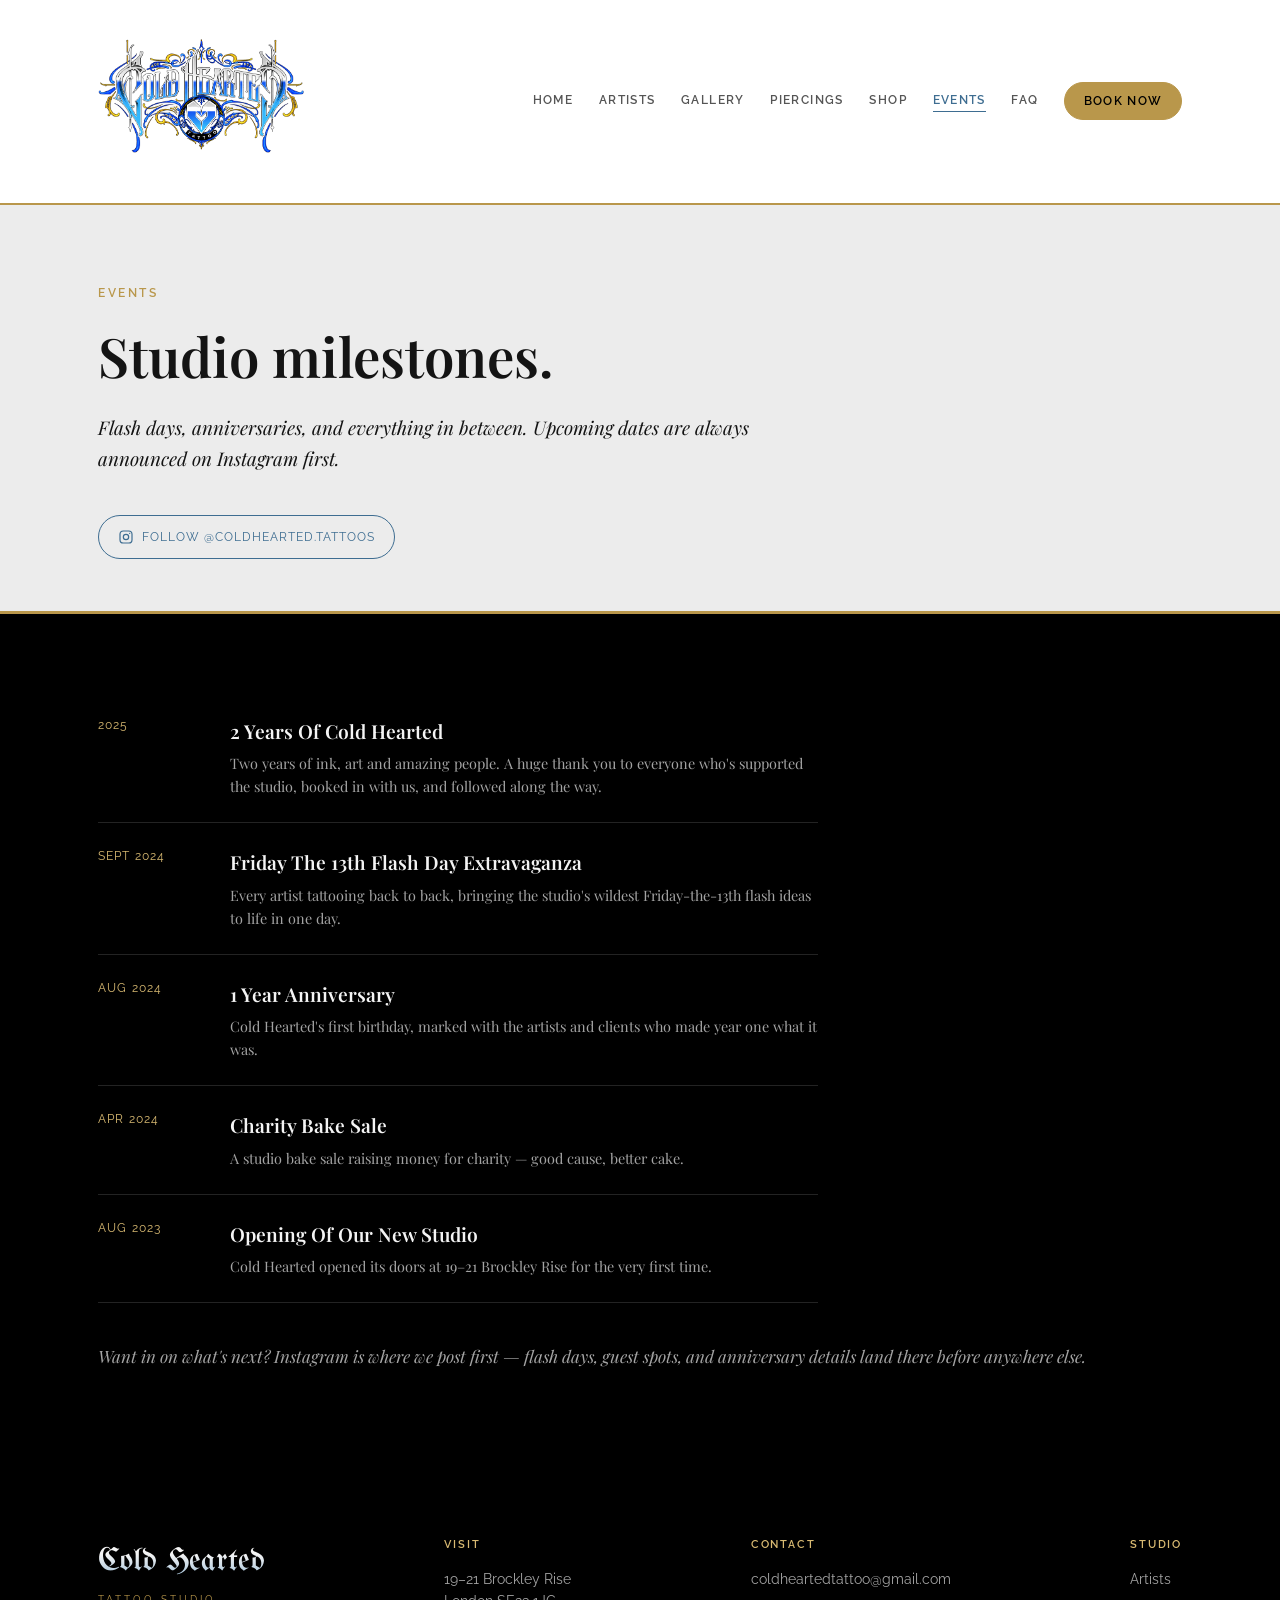
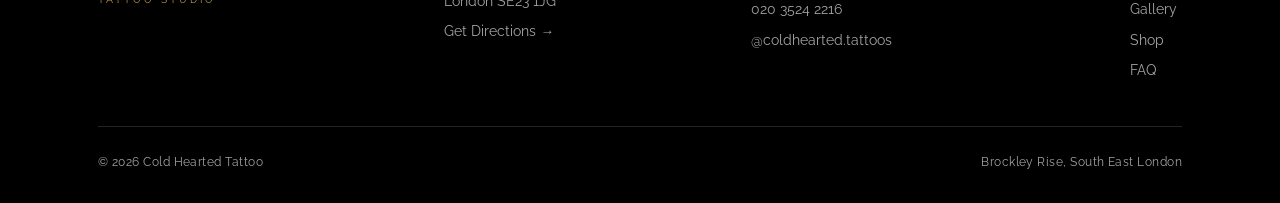
<file: events.html>
<!DOCTYPE html>
<html lang="en">
<head>
<meta charset="UTF-8">
<meta name="viewport" content="width=device-width, initial-scale=1">
<title>Studio Milestones — Cold Hearted Tattoo</title>
<meta name="description" content="Studio events and milestones from Cold Hearted Tattoo, Brockley Rise, South East London.">
<link rel="icon" type="image/png" href="assets/favicon.png">
<meta name="robots" content="noindex, nofollow">
<meta property="og:type" content="website">
<meta property="og:site_name" content="Cold Hearted Tattoo">
<meta property="og:title" content="Studio Milestones — Cold Hearted Tattoo">
<meta property="og:description" content="Studio events and milestones from Cold Hearted Tattoo, Brockley Rise, South East London.">
<meta property="og:image" content="https://coldhearted-2-preview.rockwelldigital.co.uk/assets/og-image.jpg">
<meta property="og:url" content="https://coldhearted-2-preview.rockwelldigital.co.uk/events.html">
<meta name="twitter:card" content="summary_large_image">
<link rel="preconnect" href="https://fonts.googleapis.com">
<link rel="preconnect" href="https://fonts.gstatic.com" crossorigin>
<link href="https://fonts.googleapis.com/css2?family=UnifrakturMaguntia&family=Playfair+Display:ital,wght@0,400;0,500;0,600;0,700;1,400;1,500;1,600&family=Raleway:wght@300;400;500;600;700&display=swap" rel="stylesheet">
<link rel="stylesheet" href="styles.css">
</head>
<body>

<header class="site-header">
  <nav>
    <a href="index.html" class="nav-mark">
      <img class="nav-logo" src="assets/logo-lockup.png" alt="Cold Hearted Tattoo">
    </a>
    <button class="nav-toggle" aria-label="Toggle menu" aria-expanded="false"><span></span><span></span><span></span></button>
    <div class="nav-links">
      <a href="index.html">Home</a>
      <a href="artists.html">Artists</a>
      <a href="gallery.html">Gallery</a>
      <a href="piercings.html">Piercings</a>
      <a href="shop.html">Shop</a>
      <a href="events.html" class="nav-current">Events</a>
      <a href="faq.html">FAQ</a>
      <a href="booking.html" class="nav-cta">Book Now</a>
    </div>
  </nav>
  <div class="nav-scrim"></div>
</header>

<main>
  <section class="page-hero">
    <div class="container">
      <span class="eyebrow">Events</span>
      <h1>Studio milestones.</h1>
      <p class="lede">Flash days, anniversaries, and everything in between. Upcoming dates are always announced on Instagram first.</p>
      <a class="instagram-follow" href="https://www.instagram.com/coldhearted.tattoos/" target="_blank" rel="noopener">
        <svg viewBox="0 0 24 24" fill="none" stroke="currentColor" stroke-width="1.8"><rect x="3" y="3" width="18" height="18" rx="5"/><circle cx="12" cy="12" r="4"/><circle cx="17.5" cy="6.5" r="1" fill="currentColor" stroke="none"/></svg>
        Follow @coldhearted.tattoos
      </a>
    </div>
  </section>

  <section class="section section-ink">
    <div class="container">
      <div class="timeline">

        <div class="timeline-item">
          <span class="timeline-date">2025</span>
          <div>
            <h3>2 Years Of Cold Hearted</h3>
            <p>Two years of ink, art and amazing people. A huge thank you to everyone who's supported the studio, booked in with us, and followed along the way.</p>
          </div>
        </div>

        <div class="timeline-item">
          <span class="timeline-date">Sept 2024</span>
          <div>
            <h3>Friday The 13th Flash Day Extravaganza</h3>
            <p>Every artist tattooing back to back, bringing the studio's wildest Friday-the-13th flash ideas to life in one day.</p>
          </div>
        </div>

        <div class="timeline-item">
          <span class="timeline-date">Aug 2024</span>
          <div>
            <h3>1 Year Anniversary</h3>
            <p>Cold Hearted's first birthday, marked with the artists and clients who made year one what it was.</p>
          </div>
        </div>

        <div class="timeline-item">
          <span class="timeline-date">Apr 2024</span>
          <div>
            <h3>Charity Bake Sale</h3>
            <p>A studio bake sale raising money for charity — good cause, better cake.</p>
          </div>
        </div>

        <div class="timeline-item">
          <span class="timeline-date">Aug 2023</span>
          <div>
            <h3>Opening Of Our New Studio</h3>
            <p>Cold Hearted opened its doors at 19–21 Brockley Rise for the very first time.</p>
          </div>
        </div>

      </div>

      <p style="margin-top:2.5rem; font-style:italic; color:var(--bone-dim);">Want in on what's next? Instagram is where we post first — flash days, guest spots, and anniversary details land there before anywhere else.</p>
    </div>
  </section>
</main>

<footer class="site-footer">
  <div class="container">
    <div class="footer-top">
      <div>
        <div class="footer-mark">Cold Hearted</div>
        <div class="footer-mark-sub">Tattoo Studio</div>
      </div>
      <div class="footer-col">
        <h3>Visit</h3>
        <p>19–21 Brockley Rise<br>London SE23 1JG</p>
        <a href="https://www.google.com/maps/dir/?api=1&destination=Cold+Hearted+Tattoos%2C+19-21+Brockley+Rise%2C+London+SE23+1JG" target="_blank" rel="noopener">Get Directions →</a>
      </div>
      <div class="footer-col">
        <h3>Contact</h3>
        <a href="mailto:coldheartedtattoo@gmail.com">coldheartedtattoo@gmail.com</a>
        <a href="tel:02035242216">020 3524 2216</a>
        <a href="https://www.instagram.com/coldhearted.tattoos/" target="_blank" rel="noopener">@coldhearted.tattoos</a>
      </div>
      <div class="footer-col">
        <h3>Studio</h3>
        <a href="artists.html">Artists</a>
        <a href="gallery.html">Gallery</a>
        <a href="shop.html">Shop</a>
        <a href="faq.html">FAQ</a>
      </div>
    </div>
    <div class="footer-bottom">
      <span>© 2026 Cold Hearted Tattoo</span>
      <span>Brockley Rise, South East London</span>
    </div>
  </div>
</footer>
<script src="script.js"></script>
</body>
</html>
</file>
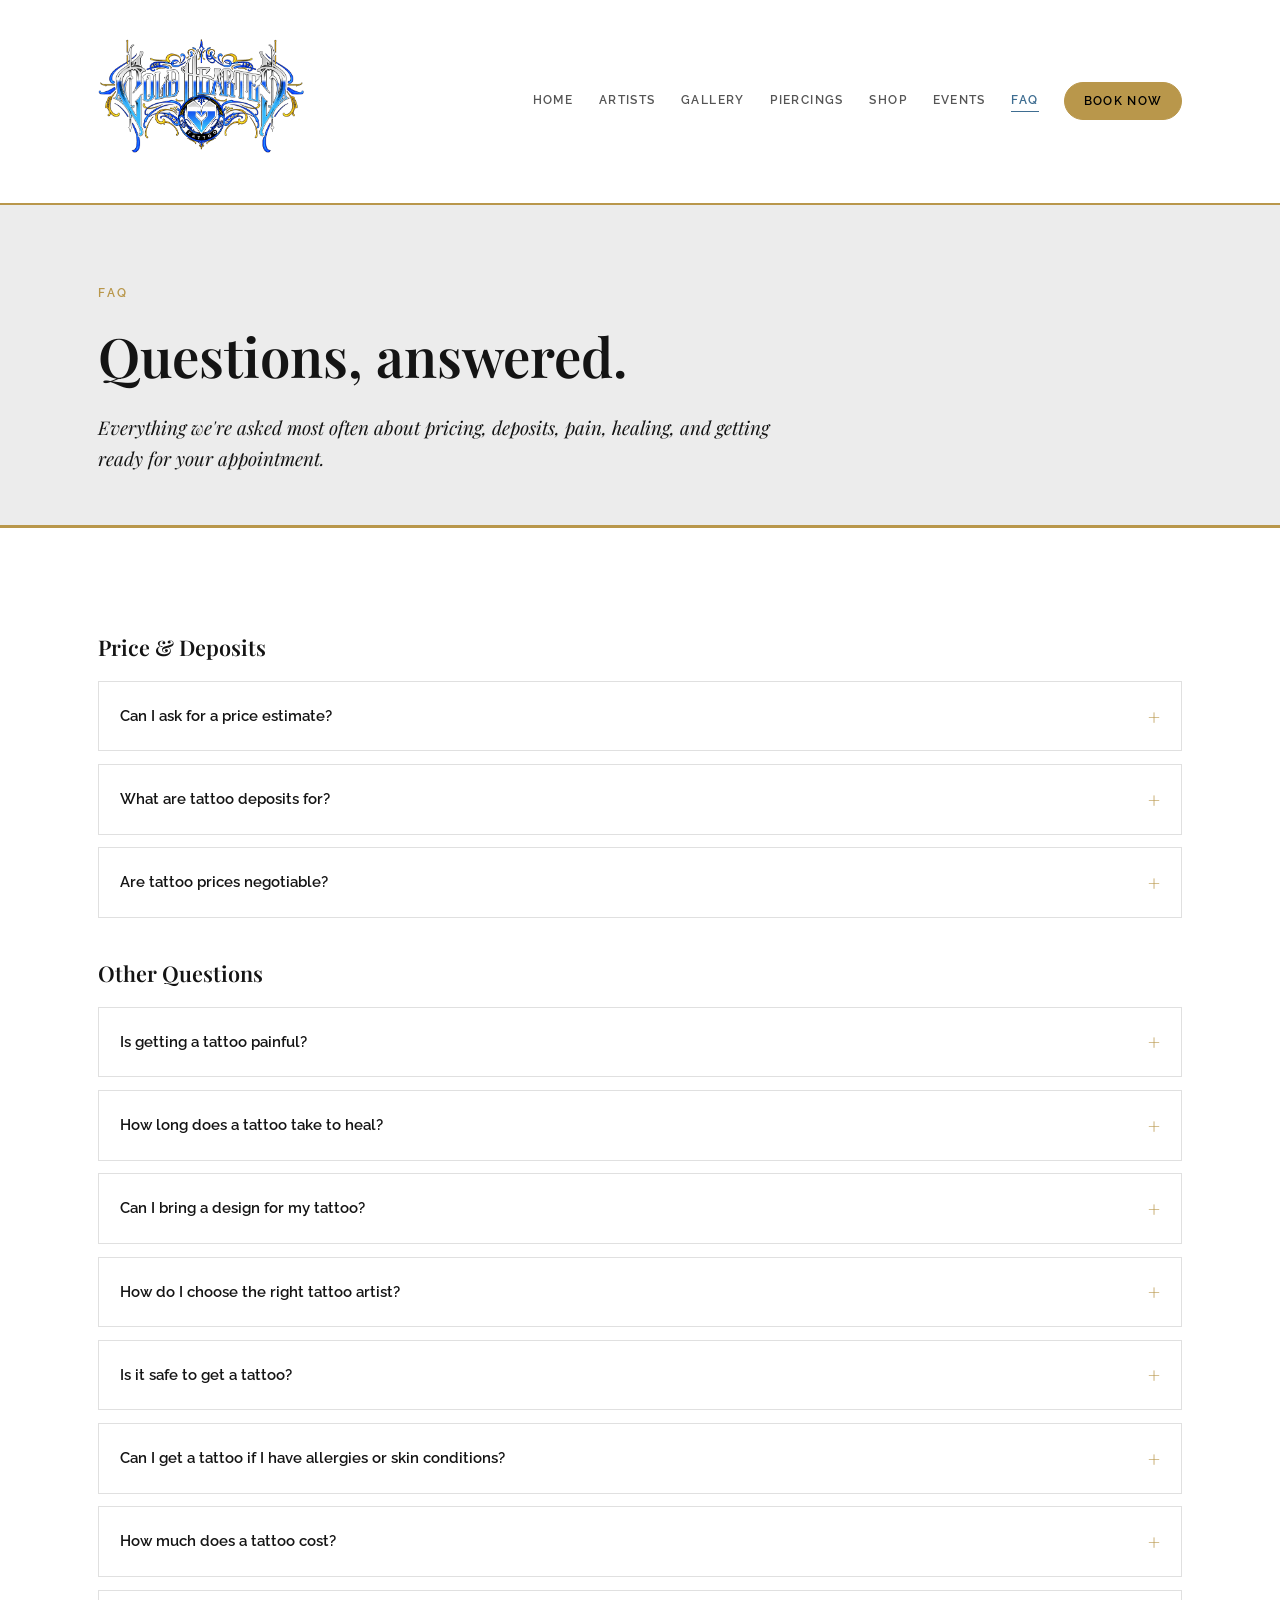
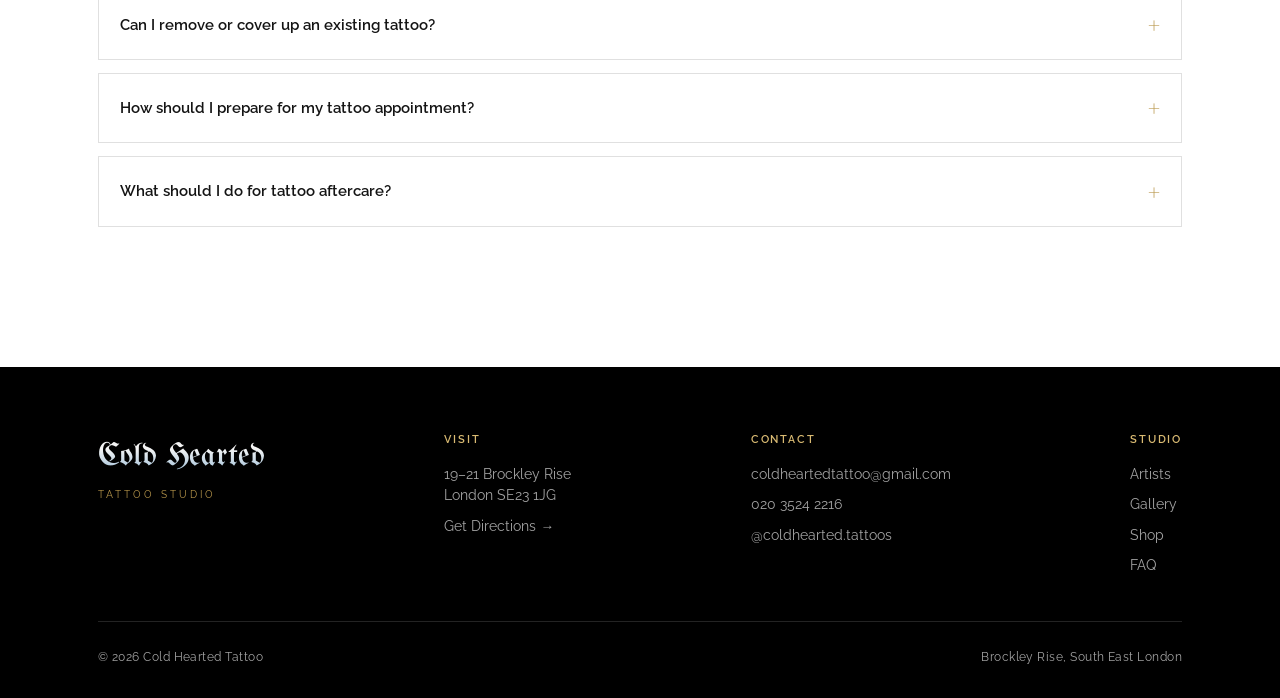
<file: faq.html>
<!DOCTYPE html>
<html lang="en">
<head>
<meta charset="UTF-8">
<meta name="viewport" content="width=device-width, initial-scale=1">
<title>FAQ — Cold Hearted Tattoo</title>
<meta name="description" content="Frequently asked questions about pricing, deposits, pain, healing, and aftercare at Cold Hearted Tattoo, Brockley Rise, South East London.">
<link rel="icon" type="image/png" href="assets/favicon.png">
<meta name="robots" content="noindex, nofollow">
<meta property="og:type" content="website">
<meta property="og:site_name" content="Cold Hearted Tattoo">
<meta property="og:title" content="FAQ — Cold Hearted Tattoo">
<meta property="og:description" content="Frequently asked questions about pricing, deposits, pain, healing, and aftercare at Cold Hearted Tattoo, Brockley Rise, South East London.">
<meta property="og:image" content="https://coldhearted-2-preview.rockwelldigital.co.uk/assets/og-image.jpg">
<meta property="og:url" content="https://coldhearted-2-preview.rockwelldigital.co.uk/faq.html">
<meta name="twitter:card" content="summary_large_image">
<link rel="preconnect" href="https://fonts.googleapis.com">
<link rel="preconnect" href="https://fonts.gstatic.com" crossorigin>
<link href="https://fonts.googleapis.com/css2?family=UnifrakturMaguntia&family=Playfair+Display:ital,wght@0,400;0,500;0,600;0,700;1,400;1,500;1,600&family=Raleway:wght@300;400;500;600;700&display=swap" rel="stylesheet">
<link rel="stylesheet" href="styles.css">
</head>
<body>

<header class="site-header">
  <nav>
    <a href="index.html" class="nav-mark">
      <img class="nav-logo" src="assets/logo-lockup.png" alt="Cold Hearted Tattoo">
    </a>
    <button class="nav-toggle" aria-label="Toggle menu" aria-expanded="false"><span></span><span></span><span></span></button>
    <div class="nav-links">
      <a href="index.html">Home</a>
      <a href="artists.html">Artists</a>
      <a href="gallery.html">Gallery</a>
      <a href="piercings.html">Piercings</a>
      <a href="shop.html">Shop</a>
      <a href="events.html">Events</a>
      <a href="faq.html" class="nav-current">FAQ</a>
      <a href="booking.html" class="nav-cta">Book Now</a>
    </div>
  </nav>
  <div class="nav-scrim"></div>
</header>

<main>
  <section class="page-hero">
    <div class="container">
      <span class="eyebrow">FAQ</span>
      <h1>Questions, answered.</h1>
      <p class="lede">Everything we're asked most often about pricing, deposits, pain, healing, and getting ready for your appointment.</p>
    </div>
  </section>

  <section class="section section-paper">
    <div class="container">
      <div class="faq-group">
        <h2>Price &amp; Deposits</h2>
        <div class="faq-items">
          <details class="faq-item">
            <summary>Can I ask for a price estimate?</summary>
            <p>You can definitely ask for a price estimate on your tattoo. However, it may be more effective to give your budget to the artist so they can work within your means and provide options that fit your financial range.</p>
          </details>
          <details class="faq-item">
            <summary>What are tattoo deposits for?</summary>
            <p>Tattoo deposits serve multiple purposes. They secure your appointment slot in the artist's calendar, demonstrate your commitment to the appointment, and protect the artist in case of no-shows or last-minute cancellations. Deposits are typically deducted from the final tattoo cost.</p>
          </details>
          <details class="faq-item">
            <summary>Are tattoo prices negotiable?</summary>
            <p>Tattoo prices can be negotiable in certain cases, especially for custom tattoos. However, fixed prices are common for flash tattoos or when an artist has a set hourly rate. It's important to respect the artist's valuation of their work while discussing pricing, and negotiations may impact the complexity or size of the tattoo.</p>
          </details>
        </div>
      </div>

      <div class="faq-group">
        <h2>Other Questions</h2>
        <div class="faq-items">
          <details class="faq-item">
            <summary>Is getting a tattoo painful?</summary>
            <p>Pain levels vary depending on the individual's pain tolerance and the placement of the tattoo. Generally, areas with more nerve endings or thinner skin may be more sensitive.</p>
          </details>
          <details class="faq-item">
            <summary>How long does a tattoo take to heal?</summary>
            <p>The healing process typically takes 2-3 weeks. During this time, it's essential to follow aftercare instructions provided by your tattoo artist to ensure proper healing and minimize complications.</p>
          </details>
          <details class="faq-item">
            <summary>Can I bring a design for my tattoo?</summary>
            <p>Yes, you can bring your own design or references to your tattoo appointment. Your tattoo artist can work with you to modify the design or create a custom tattoo based on your ideas.</p>
          </details>
          <details class="faq-item">
            <summary>How do I choose the right tattoo artist?</summary>
            <p>Research different tattoo artists and studios to find one that specialises in the style you want. Look at portfolios, read reviews, and consider a consultation to discuss your ideas with the artist.</p>
          </details>
          <details class="faq-item">
            <summary>Is it safe to get a tattoo?</summary>
            <p>When done by a professional and licensed tattoo artist using sterile equipment, getting a tattoo is generally safe. It's crucial to choose a reputable studio and follow proper aftercare guidelines to minimize risks of infection or complications.</p>
          </details>
          <details class="faq-item">
            <summary>Can I get a tattoo if I have allergies or skin conditions?</summary>
            <p>It's important to inform your tattoo artist about any allergies or skin conditions you may have before getting a tattoo. They can advise you on whether it's safe to proceed and may recommend a patch test in certain cases.</p>
          </details>
          <details class="faq-item">
            <summary>How much does a tattoo cost?</summary>
            <p>Tattoo prices vary depending on factors such as the size, complexity, and artist's experience. It's best to discuss pricing with your tattoo artist during a consultation, where they can provide an estimate based on your design and requirements.</p>
          </details>
          <details class="faq-item">
            <summary>Can I remove or cover up an existing tattoo?</summary>
            <p>Yes, tattoo removal or cover-up is possible, but it may require multiple sessions and specialised techniques. Consult with a tattoo removal specialist or cover-up artist for personalised advice and options.</p>
          </details>
          <details class="faq-item">
            <summary>How should I prepare for my tattoo appointment?</summary>
            <p>Follow any pre-tattoo instructions provided by your artist, such as avoiding alcohol or certain medications. Stay hydrated, get a good night's sleep, and eat a healthy meal before your appointment to ensure you're in optimal condition.</p>
          </details>
          <details class="faq-item">
            <summary>What should I do for tattoo aftercare?</summary>
            <p>Aftercare instructions may vary slightly depending on the tattoo artist, but generally include keeping the tattoo clean, applying a recommended ointment or moisturiser, avoiding direct sunlight, and refraining from picking or scratching the tattooed area.</p>
          </details>
        </div>
      </div>
    </div>
  </section>
</main>

<footer class="site-footer">
  <div class="container">
    <div class="footer-top">
      <div>
        <div class="footer-mark">Cold Hearted</div>
        <div class="footer-mark-sub">Tattoo Studio</div>
      </div>
      <div class="footer-col">
        <h3>Visit</h3>
        <p>19–21 Brockley Rise<br>London SE23 1JG</p>
        <a href="https://www.google.com/maps/dir/?api=1&destination=Cold+Hearted+Tattoos%2C+19-21+Brockley+Rise%2C+London+SE23+1JG" target="_blank" rel="noopener">Get Directions →</a>
      </div>
      <div class="footer-col">
        <h3>Contact</h3>
        <a href="mailto:coldheartedtattoo@gmail.com">coldheartedtattoo@gmail.com</a>
        <a href="tel:02035242216">020 3524 2216</a>
        <a href="https://www.instagram.com/coldhearted.tattoos/" target="_blank" rel="noopener">@coldhearted.tattoos</a>
      </div>
      <div class="footer-col">
        <h3>Studio</h3>
        <a href="artists.html">Artists</a>
        <a href="gallery.html">Gallery</a>
        <a href="shop.html">Shop</a>
        <a href="faq.html">FAQ</a>
      </div>
    </div>
    <div class="footer-bottom">
      <span>© 2026 Cold Hearted Tattoo</span>
      <span>Brockley Rise, South East London</span>
    </div>
  </div>
</footer>
<script src="script.js"></script>
</body>
</html>
</file>
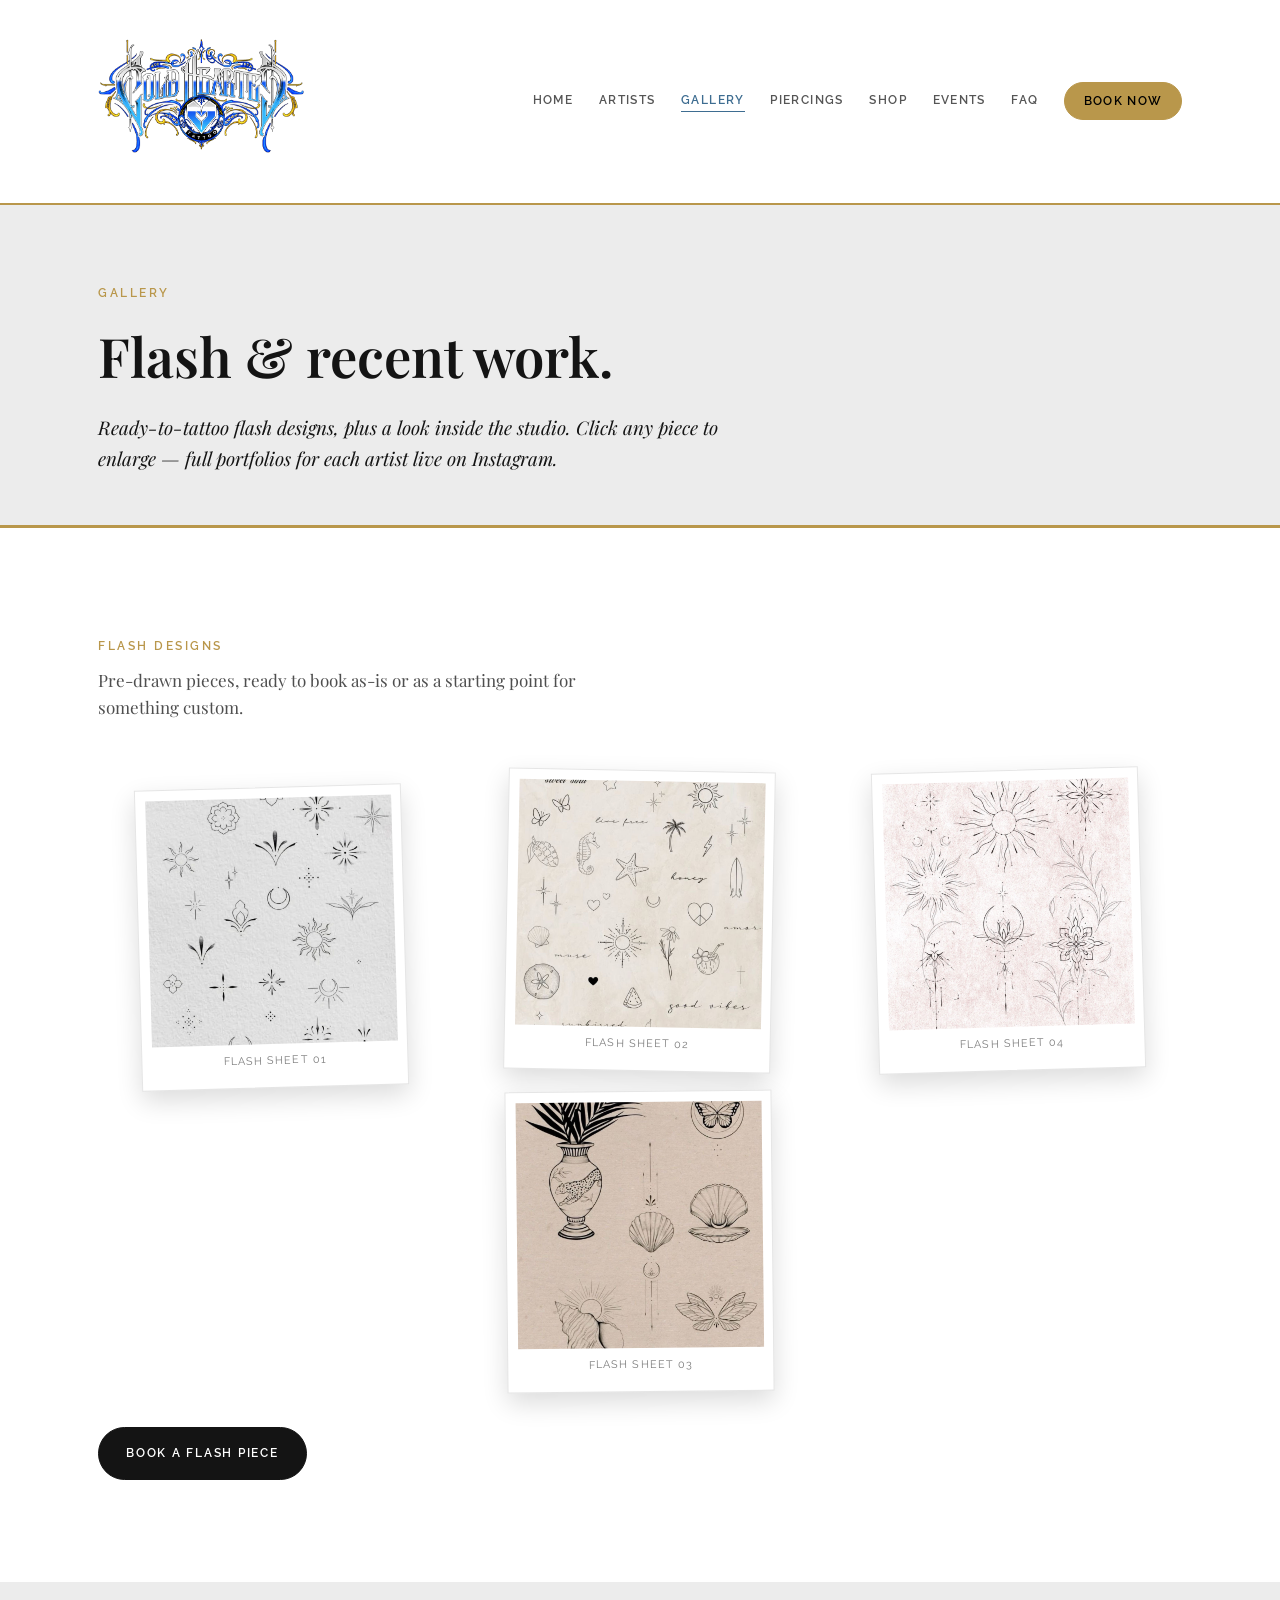
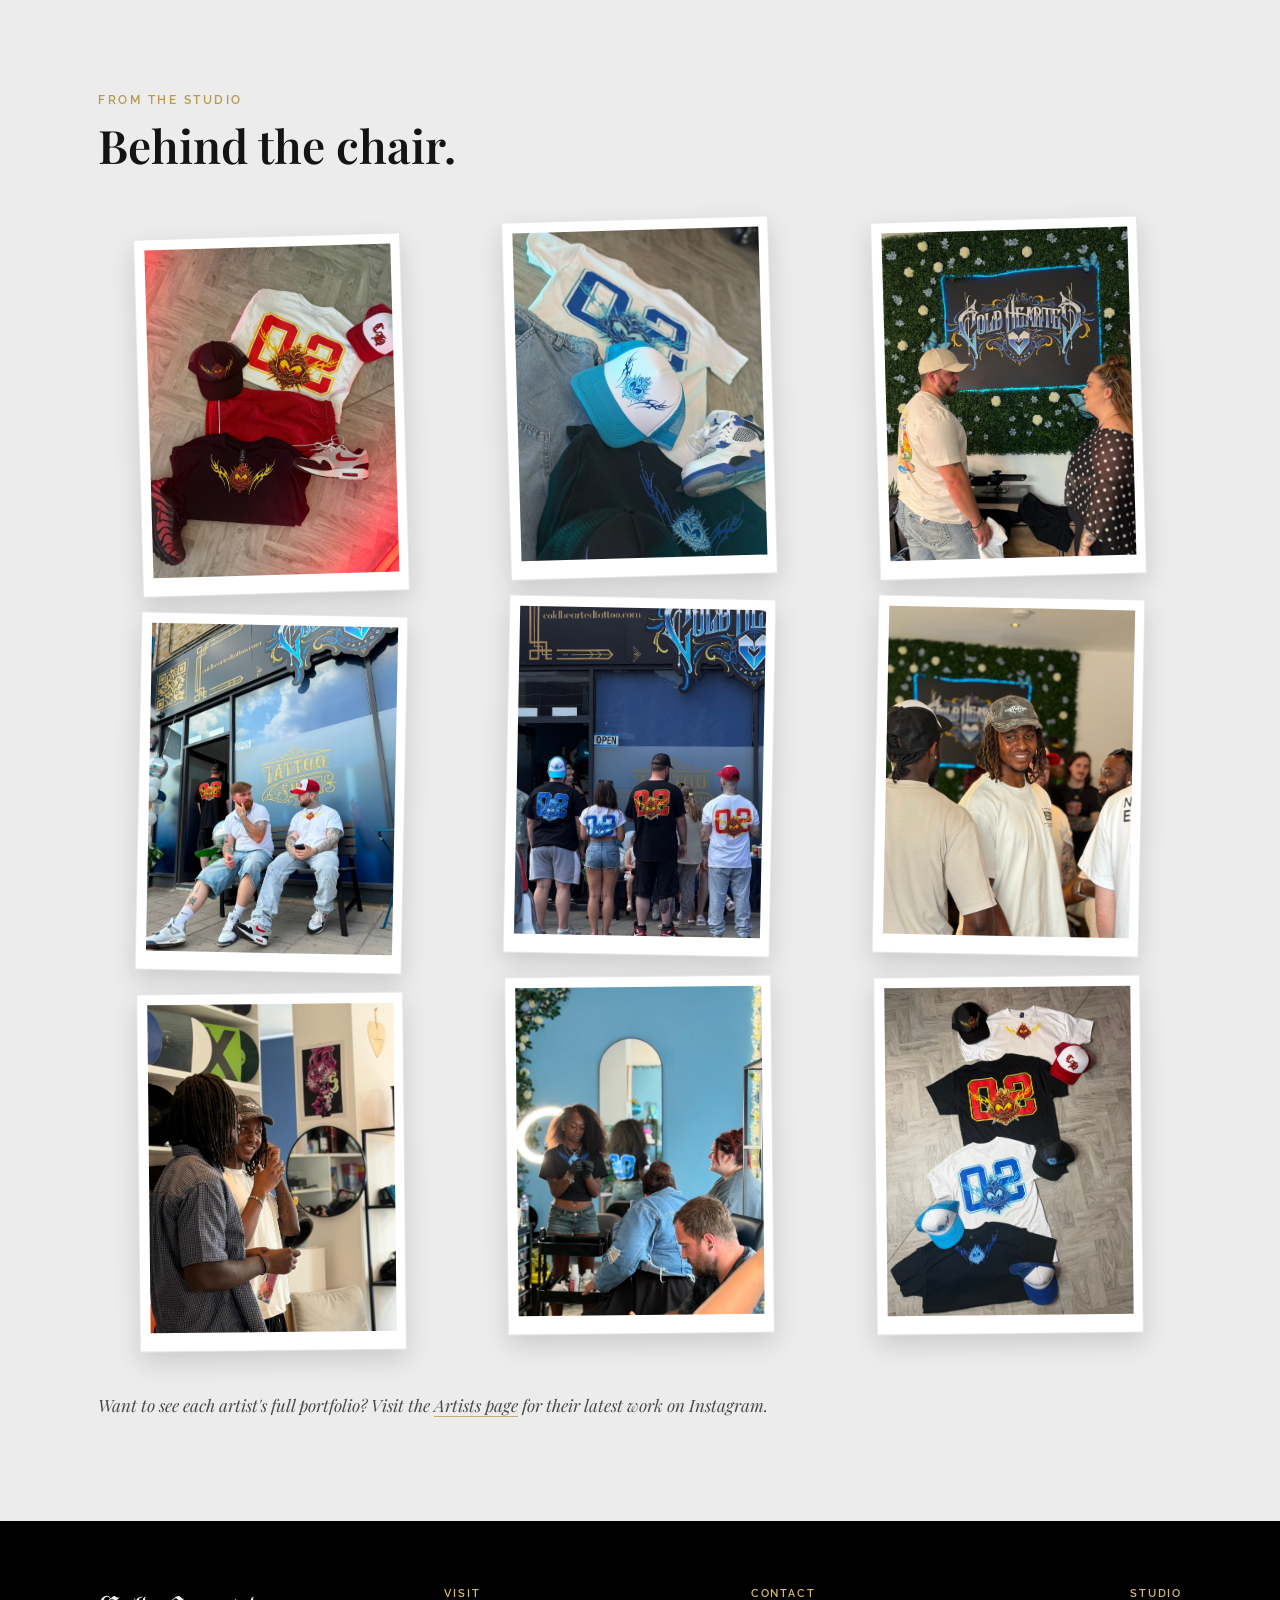
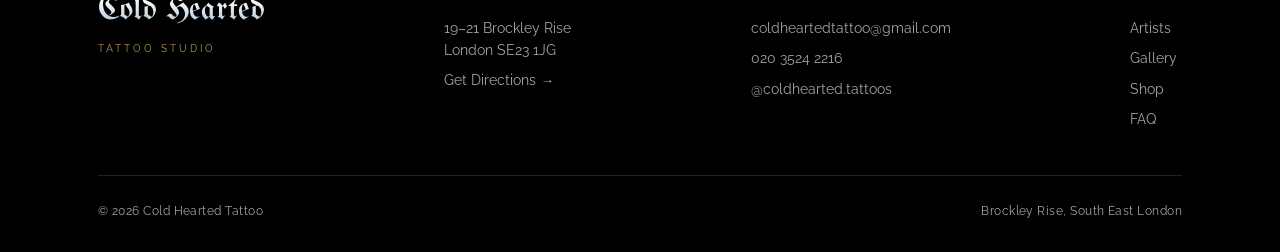
<file: gallery.html>
<!DOCTYPE html>
<html lang="en">
<head>
<meta charset="UTF-8">
<meta name="viewport" content="width=device-width, initial-scale=1">
<title>Gallery &amp; Flash Designs — Cold Hearted Tattoo</title>
<meta name="description" content="Flash designs and recent work from Cold Hearted Tattoo, Brockley Rise, South East London.">
<link rel="icon" type="image/png" href="assets/favicon.png">
<meta name="robots" content="noindex, nofollow">
<meta property="og:type" content="website">
<meta property="og:site_name" content="Cold Hearted Tattoo">
<meta property="og:title" content="Gallery &amp; Flash Designs — Cold Hearted Tattoo">
<meta property="og:description" content="Flash designs and recent work from Cold Hearted Tattoo, Brockley Rise, South East London.">
<meta property="og:image" content="https://coldhearted-2-preview.rockwelldigital.co.uk/assets/og-image.jpg">
<meta property="og:url" content="https://coldhearted-2-preview.rockwelldigital.co.uk/gallery.html">
<meta name="twitter:card" content="summary_large_image">
<link rel="preconnect" href="https://fonts.googleapis.com">
<link rel="preconnect" href="https://fonts.gstatic.com" crossorigin>
<link href="https://fonts.googleapis.com/css2?family=UnifrakturMaguntia&family=Playfair+Display:ital,wght@0,400;0,500;0,600;0,700;1,400;1,500;1,600&family=Raleway:wght@300;400;500;600;700&display=swap" rel="stylesheet">
<link rel="stylesheet" href="styles.css">
</head>
<body>

<header class="site-header">
  <nav>
    <a href="index.html" class="nav-mark">
      <img class="nav-logo" src="assets/logo-lockup.png" alt="Cold Hearted Tattoo">
    </a>
    <button class="nav-toggle" aria-label="Toggle menu" aria-expanded="false"><span></span><span></span><span></span></button>
    <div class="nav-links">
      <a href="index.html">Home</a>
      <a href="artists.html">Artists</a>
      <a href="gallery.html" class="nav-current">Gallery</a>
      <a href="piercings.html">Piercings</a>
      <a href="shop.html">Shop</a>
      <a href="events.html">Events</a>
      <a href="faq.html">FAQ</a>
      <a href="booking.html" class="nav-cta">Book Now</a>
    </div>
  </nav>
  <div class="nav-scrim"></div>
</header>

<main>
  <section class="page-hero">
    <div class="container">
      <span class="eyebrow">Gallery</span>
      <h1>Flash &amp; recent work.</h1>
      <p class="lede">Ready-to-tattoo flash designs, plus a look inside the studio. Click any piece to enlarge — full portfolios for each artist live on Instagram.</p>
    </div>
  </section>

  <section class="section section-paper">
    <div class="container">
      <span class="eyebrow">Flash Designs</span>
      <p style="margin-top:0.6rem; max-width:56ch; opacity:0.75;">Pre-drawn pieces, ready to book as-is or as a starting point for something custom.</p>

      <div class="masonry tilt-grid mt-lg">
        <figure class="flash-card" data-lightbox="assets/flash/flash-1.jpg">
          <img src="assets/flash/flash-1.jpg" alt="Cold Hearted Tattoo flash design sheet">
          <figcaption>Flash Sheet 01</figcaption>
        </figure>
        <figure class="flash-card" data-lightbox="assets/flash/flash-2.jpg">
          <img src="assets/flash/flash-2.jpg" alt="Cold Hearted Tattoo flash design sheet">
          <figcaption>Flash Sheet 02</figcaption>
        </figure>
        <figure class="flash-card" data-lightbox="assets/flash/flash-3.jpg">
          <img src="assets/flash/flash-3.jpg" alt="Cold Hearted Tattoo flash design sheet">
          <figcaption>Flash Sheet 03</figcaption>
        </figure>
        <figure class="flash-card" data-lightbox="assets/flash/flash-4.jpg">
          <img src="assets/flash/flash-4.jpg" alt="Cold Hearted Tattoo flash design sheet">
          <figcaption>Flash Sheet 04</figcaption>
        </figure>
      </div>

      <a class="btn" href="booking.html" style="margin-top:2.2rem;">Book A Flash Piece</a>
    </div>
  </section>

  <section class="section section-stone">
    <div class="container">
      <span class="eyebrow">From The Studio</span>
      <h2 class="section-heading">Behind the chair.</h2>

      <div class="masonry tilt-grid mt-lg">
        <figure class="flash-card" data-lightbox="assets/gallery/photo-1.jpg"><img src="assets/gallery/photo-1.jpg" alt="Cold Hearted Tattoo studio and merch"></figure>
        <figure class="flash-card" data-lightbox="assets/gallery/photo-2.jpg"><img src="assets/gallery/photo-2.jpg" alt="Cold Hearted Tattoo studio and merch"></figure>
        <figure class="flash-card" data-lightbox="assets/gallery/photo-3.jpg"><img src="assets/gallery/photo-3.jpg" alt="Cold Hearted Tattoo studio and merch"></figure>
        <figure class="flash-card" data-lightbox="assets/gallery/photo-4.jpg"><img src="assets/gallery/photo-4.jpg" alt="Cold Hearted Tattoo studio and merch"></figure>
        <figure class="flash-card" data-lightbox="assets/gallery/photo-5.jpg"><img src="assets/gallery/photo-5.jpg" alt="Cold Hearted Tattoo studio and merch"></figure>
        <figure class="flash-card" data-lightbox="assets/gallery/photo-6.jpg"><img src="assets/gallery/photo-6.jpg" alt="Cold Hearted Tattoo studio and merch"></figure>
        <figure class="flash-card" data-lightbox="assets/gallery/photo-7.jpg"><img src="assets/gallery/photo-7.jpg" alt="Cold Hearted Tattoo studio event"></figure>
        <figure class="flash-card" data-lightbox="assets/gallery/photo-8.jpg"><img src="assets/gallery/photo-8.jpg" alt="Cold Hearted Tattoo studio and merch"></figure>
        <figure class="flash-card" data-lightbox="assets/gallery/photo-9.jpg"><img src="assets/gallery/photo-9.jpg" alt="Cold Hearted Tattoo studio and merch"></figure>
      </div>

      <p style="margin-top:2rem; font-style:italic; opacity:0.75;">Want to see each artist's full portfolio? Visit the <a href="artists.html" style="border-bottom:1px solid var(--gold);">Artists page</a> for their latest work on Instagram.</p>
    </div>
  </section>
</main>

<footer class="site-footer">
  <div class="container">
    <div class="footer-top">
      <div>
        <div class="footer-mark">Cold Hearted</div>
        <div class="footer-mark-sub">Tattoo Studio</div>
      </div>
      <div class="footer-col">
        <h3>Visit</h3>
        <p>19–21 Brockley Rise<br>London SE23 1JG</p>
        <a href="https://www.google.com/maps/dir/?api=1&destination=Cold+Hearted+Tattoos%2C+19-21+Brockley+Rise%2C+London+SE23+1JG" target="_blank" rel="noopener">Get Directions →</a>
      </div>
      <div class="footer-col">
        <h3>Contact</h3>
        <a href="mailto:coldheartedtattoo@gmail.com">coldheartedtattoo@gmail.com</a>
        <a href="tel:02035242216">020 3524 2216</a>
        <a href="https://www.instagram.com/coldhearted.tattoos/" target="_blank" rel="noopener">@coldhearted.tattoos</a>
      </div>
      <div class="footer-col">
        <h3>Studio</h3>
        <a href="artists.html">Artists</a>
        <a href="gallery.html">Gallery</a>
        <a href="shop.html">Shop</a>
        <a href="faq.html">FAQ</a>
      </div>
    </div>
    <div class="footer-bottom">
      <span>© 2026 Cold Hearted Tattoo</span>
      <span>Brockley Rise, South East London</span>
    </div>
  </div>
</footer>
<script src="script.js"></script>
</body>
</html>
</file>
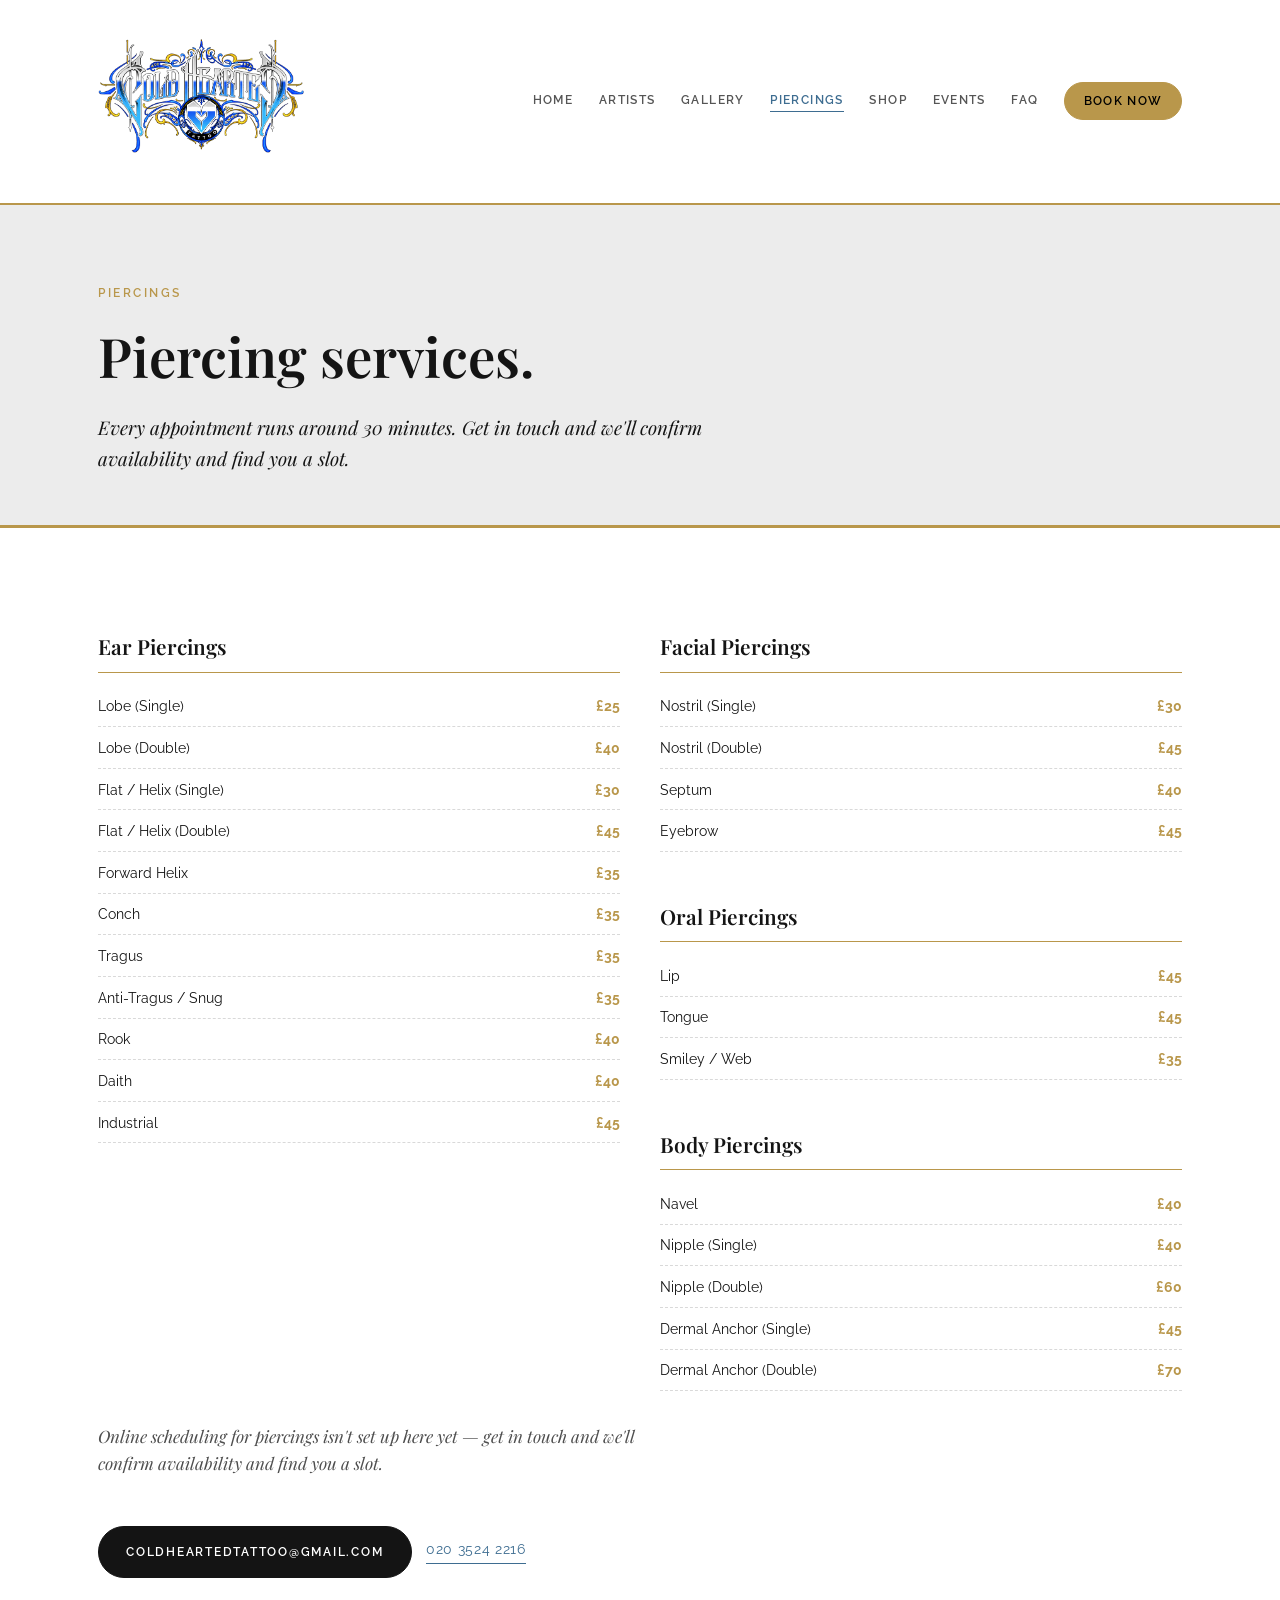
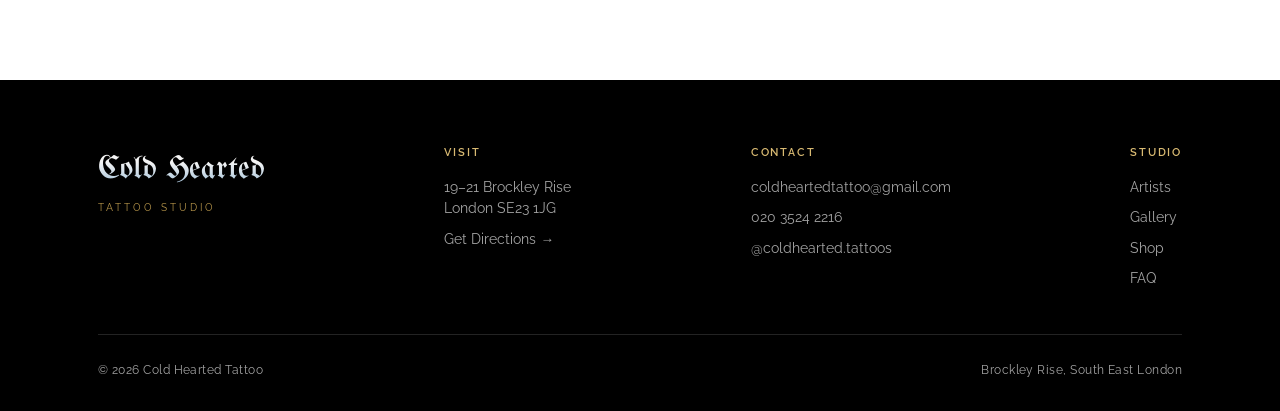
<file: piercings.html>
<!DOCTYPE html>
<html lang="en">
<head>
<meta charset="UTF-8">
<meta name="viewport" content="width=device-width, initial-scale=1">
<title>Piercings — Cold Hearted Tattoo</title>
<meta name="description" content="Piercing services and pricing at Cold Hearted Tattoo, Brockley Rise, South East London.">
<link rel="icon" type="image/png" href="assets/favicon.png">
<meta name="robots" content="noindex, nofollow">
<meta property="og:type" content="website">
<meta property="og:site_name" content="Cold Hearted Tattoo">
<meta property="og:title" content="Piercings — Cold Hearted Tattoo">
<meta property="og:description" content="Piercing services and pricing at Cold Hearted Tattoo, Brockley Rise, South East London.">
<meta property="og:image" content="https://coldhearted-2-preview.rockwelldigital.co.uk/assets/og-image.jpg">
<meta property="og:url" content="https://coldhearted-2-preview.rockwelldigital.co.uk/piercings.html">
<meta name="twitter:card" content="summary_large_image">
<link rel="preconnect" href="https://fonts.googleapis.com">
<link rel="preconnect" href="https://fonts.gstatic.com" crossorigin>
<link href="https://fonts.googleapis.com/css2?family=UnifrakturMaguntia&family=Playfair+Display:ital,wght@0,400;0,500;0,600;0,700;1,400;1,500;1,600&family=Raleway:wght@300;400;500;600;700&display=swap" rel="stylesheet">
<link rel="stylesheet" href="styles.css">
</head>
<body>

<header class="site-header">
  <nav>
    <a href="index.html" class="nav-mark">
      <img class="nav-logo" src="assets/logo-lockup.png" alt="Cold Hearted Tattoo">
    </a>
    <button class="nav-toggle" aria-label="Toggle menu" aria-expanded="false"><span></span><span></span><span></span></button>
    <div class="nav-links">
      <a href="index.html">Home</a>
      <a href="artists.html">Artists</a>
      <a href="gallery.html">Gallery</a>
      <a href="piercings.html" class="nav-current">Piercings</a>
      <a href="shop.html">Shop</a>
      <a href="events.html">Events</a>
      <a href="faq.html">FAQ</a>
      <a href="booking.html" class="nav-cta">Book Now</a>
    </div>
  </nav>
  <div class="nav-scrim"></div>
</header>

<main>
  <section class="page-hero">
    <div class="container">
      <span class="eyebrow">Piercings</span>
      <h1>Piercing services.</h1>
      <p class="lede">Every appointment runs around 30 minutes. Get in touch and we'll confirm availability and find you a slot.</p>
    </div>
  </section>

  <section class="section section-paper">
    <div class="container">
      <div class="price-groups">
        <div class="price-group">
          <h2>Ear Piercings</h2>
          <div class="price-row"><span>Lobe (Single)</span><span>£25</span></div>
          <div class="price-row"><span>Lobe (Double)</span><span>£40</span></div>
          <div class="price-row"><span>Flat / Helix (Single)</span><span>£30</span></div>
          <div class="price-row"><span>Flat / Helix (Double)</span><span>£45</span></div>
          <div class="price-row"><span>Forward Helix</span><span>£35</span></div>
          <div class="price-row"><span>Conch</span><span>£35</span></div>
          <div class="price-row"><span>Tragus</span><span>£35</span></div>
          <div class="price-row"><span>Anti-Tragus / Snug</span><span>£35</span></div>
          <div class="price-row"><span>Rook</span><span>£40</span></div>
          <div class="price-row"><span>Daith</span><span>£40</span></div>
          <div class="price-row"><span>Industrial</span><span>£45</span></div>
        </div>

        <div>
          <div class="price-group">
            <h2>Facial Piercings</h2>
            <div class="price-row"><span>Nostril (Single)</span><span>£30</span></div>
            <div class="price-row"><span>Nostril (Double)</span><span>£45</span></div>
            <div class="price-row"><span>Septum</span><span>£40</span></div>
            <div class="price-row"><span>Eyebrow</span><span>£45</span></div>
          </div>

          <div class="price-group mt-lg">
            <h2>Oral Piercings</h2>
            <div class="price-row"><span>Lip</span><span>£45</span></div>
            <div class="price-row"><span>Tongue</span><span>£45</span></div>
            <div class="price-row"><span>Smiley / Web</span><span>£35</span></div>
          </div>

          <div class="price-group mt-lg">
            <h2>Body Piercings</h2>
            <div class="price-row"><span>Navel</span><span>£40</span></div>
            <div class="price-row"><span>Nipple (Single)</span><span>£40</span></div>
            <div class="price-row"><span>Nipple (Double)</span><span>£60</span></div>
            <div class="price-row"><span>Dermal Anchor (Single)</span><span>£45</span></div>
            <div class="price-row"><span>Dermal Anchor (Double)</span><span>£70</span></div>
          </div>
        </div>
      </div>

      <p class="price-note">Online scheduling for piercings isn't set up here yet — get in touch and we'll confirm availability and find you a slot.</p>

      <div class="btn-row mt-lg">
        <a class="btn" href="mailto:coldheartedtattoo@gmail.com?subject=Piercing%20Enquiry">coldheartedtattoo@gmail.com</a>
        <a class="phone-link" href="tel:02035242216">020 3524 2216</a>
      </div>
    </div>
  </section>
</main>

<footer class="site-footer">
  <div class="container">
    <div class="footer-top">
      <div>
        <div class="footer-mark">Cold Hearted</div>
        <div class="footer-mark-sub">Tattoo Studio</div>
      </div>
      <div class="footer-col">
        <h3>Visit</h3>
        <p>19–21 Brockley Rise<br>London SE23 1JG</p>
        <a href="https://www.google.com/maps/dir/?api=1&destination=Cold+Hearted+Tattoos%2C+19-21+Brockley+Rise%2C+London+SE23+1JG" target="_blank" rel="noopener">Get Directions →</a>
      </div>
      <div class="footer-col">
        <h3>Contact</h3>
        <a href="mailto:coldheartedtattoo@gmail.com">coldheartedtattoo@gmail.com</a>
        <a href="tel:02035242216">020 3524 2216</a>
        <a href="https://www.instagram.com/coldhearted.tattoos/" target="_blank" rel="noopener">@coldhearted.tattoos</a>
      </div>
      <div class="footer-col">
        <h3>Studio</h3>
        <a href="artists.html">Artists</a>
        <a href="gallery.html">Gallery</a>
        <a href="shop.html">Shop</a>
        <a href="faq.html">FAQ</a>
      </div>
    </div>
    <div class="footer-bottom">
      <span>© 2026 Cold Hearted Tattoo</span>
      <span>Brockley Rise, South East London</span>
    </div>
  </div>
</footer>
<script src="script.js"></script>
</body>
</html>
</file>
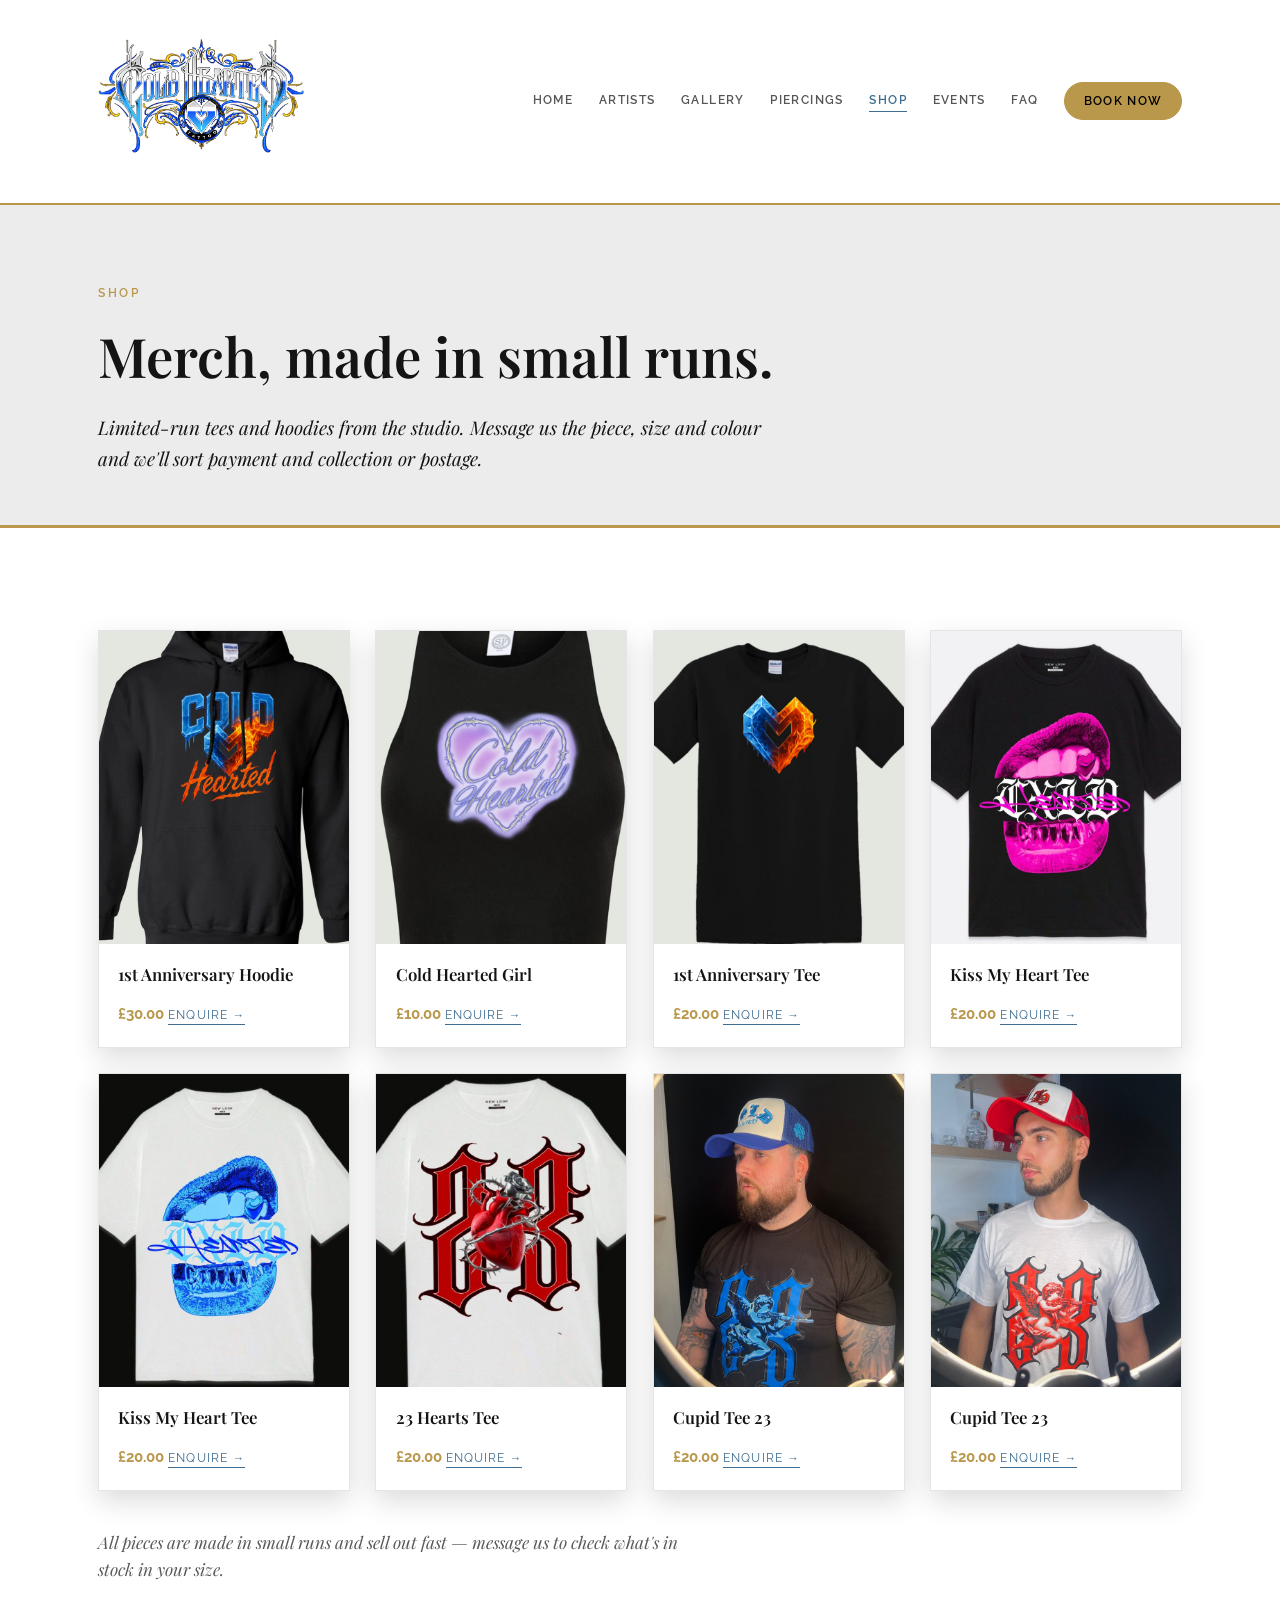
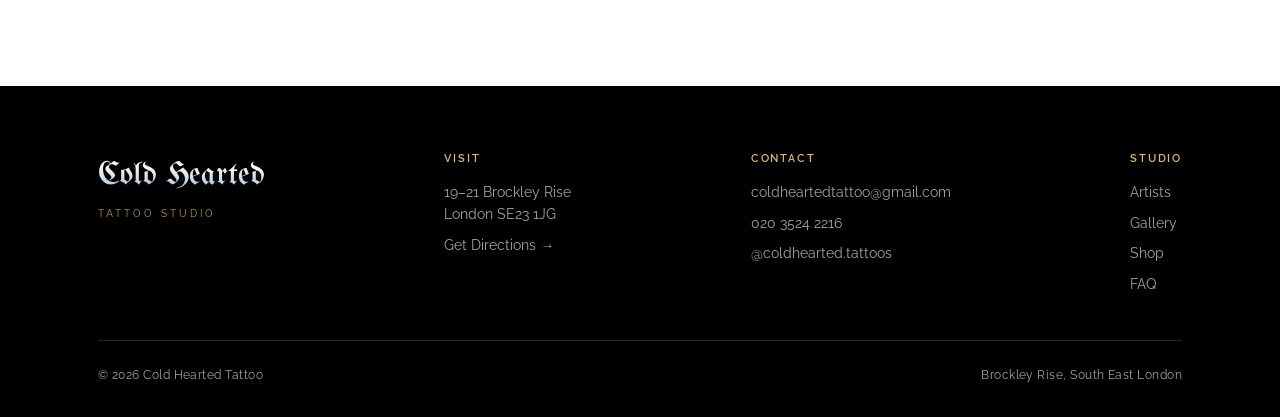
<file: shop.html>
<!DOCTYPE html>
<html lang="en">
<head>
<meta charset="UTF-8">
<meta name="viewport" content="width=device-width, initial-scale=1">
<title>Shop — Cold Hearted Tattoo</title>
<meta name="description" content="Cold Hearted Tattoo merch — limited-run tees and hoodies from the Brockley Rise studio.">
<link rel="icon" type="image/png" href="assets/favicon.png">
<meta name="robots" content="noindex, nofollow">
<meta property="og:type" content="website">
<meta property="og:site_name" content="Cold Hearted Tattoo">
<meta property="og:title" content="Shop — Cold Hearted Tattoo">
<meta property="og:description" content="Cold Hearted Tattoo merch — limited-run tees and hoodies from the Brockley Rise studio.">
<meta property="og:image" content="https://coldhearted-2-preview.rockwelldigital.co.uk/assets/og-image.jpg">
<meta property="og:url" content="https://coldhearted-2-preview.rockwelldigital.co.uk/shop.html">
<meta name="twitter:card" content="summary_large_image">
<link rel="preconnect" href="https://fonts.googleapis.com">
<link rel="preconnect" href="https://fonts.gstatic.com" crossorigin>
<link href="https://fonts.googleapis.com/css2?family=UnifrakturMaguntia&family=Playfair+Display:ital,wght@0,400;0,500;0,600;0,700;1,400;1,500;1,600&family=Raleway:wght@300;400;500;600;700&display=swap" rel="stylesheet">
<link rel="stylesheet" href="styles.css">
</head>
<body>

<header class="site-header">
  <nav>
    <a href="index.html" class="nav-mark">
      <img class="nav-logo" src="assets/logo-lockup.png" alt="Cold Hearted Tattoo">
    </a>
    <button class="nav-toggle" aria-label="Toggle menu" aria-expanded="false"><span></span><span></span><span></span></button>
    <div class="nav-links">
      <a href="index.html">Home</a>
      <a href="artists.html">Artists</a>
      <a href="gallery.html">Gallery</a>
      <a href="piercings.html">Piercings</a>
      <a href="shop.html" class="nav-current">Shop</a>
      <a href="events.html">Events</a>
      <a href="faq.html">FAQ</a>
      <a href="booking.html" class="nav-cta">Book Now</a>
    </div>
  </nav>
  <div class="nav-scrim"></div>
</header>

<main>
  <section class="page-hero">
    <div class="container">
      <span class="eyebrow">Shop</span>
      <h1>Merch, made in small runs.</h1>
      <p class="lede">Limited-run tees and hoodies from the studio. Message us the piece, size and colour and we'll sort payment and collection or postage.</p>
    </div>
  </section>

  <section class="section section-paper">
    <div class="container">
      <div class="shop-grid">

        <div class="flash-card shop-card">
          <img src="assets/shop/hoodie-anniversary.jpg" alt="1st Anniversary Hoodie">
          <div class="shop-card-body">
            <h3>1st Anniversary Hoodie</h3>
            <span class="shop-price">£30.00</span>
            <a class="shop-enquire" href="mailto:coldheartedtattoo@gmail.com?subject=Shop%20Enquiry%3A%201st%20Anniversary%20Hoodie">Enquire →</a>
          </div>
        </div>

        <div class="flash-card shop-card">
          <img src="assets/shop/tee-cold-hearted-girl.jpg" alt="Cold Hearted Girl Tee">
          <div class="shop-card-body">
            <h3>Cold Hearted Girl</h3>
            <span class="shop-price">£10.00</span>
            <a class="shop-enquire" href="mailto:coldheartedtattoo@gmail.com?subject=Shop%20Enquiry%3A%20Cold%20Hearted%20Girl">Enquire →</a>
          </div>
        </div>

        <div class="flash-card shop-card">
          <img src="assets/shop/tee-anniversary.jpg" alt="1st Anniversary Tee">
          <div class="shop-card-body">
            <h3>1st Anniversary Tee</h3>
            <span class="shop-price">£20.00</span>
            <a class="shop-enquire" href="mailto:coldheartedtattoo@gmail.com?subject=Shop%20Enquiry%3A%201st%20Anniversary%20Tee">Enquire →</a>
          </div>
        </div>

        <div class="flash-card shop-card">
          <img src="assets/shop/tee-kiss-my-heart-1.jpg" alt="Kiss My Heart Tee">
          <div class="shop-card-body">
            <h3>Kiss My Heart Tee</h3>
            <span class="shop-price">£20.00</span>
            <a class="shop-enquire" href="mailto:coldheartedtattoo@gmail.com?subject=Shop%20Enquiry%3A%20Kiss%20My%20Heart%20Tee">Enquire →</a>
          </div>
        </div>

        <div class="flash-card shop-card">
          <img src="assets/shop/tee-kiss-my-heart-2.jpg" alt="Kiss My Heart Tee, alternate colourway">
          <div class="shop-card-body">
            <h3>Kiss My Heart Tee</h3>
            <span class="shop-price">£20.00</span>
            <a class="shop-enquire" href="mailto:coldheartedtattoo@gmail.com?subject=Shop%20Enquiry%3A%20Kiss%20My%20Heart%20Tee%20(alt)">Enquire →</a>
          </div>
        </div>

        <div class="flash-card shop-card">
          <img src="assets/shop/tee-23-hearts.jpg" alt="23 Hearts Tee">
          <div class="shop-card-body">
            <h3>23 Hearts Tee</h3>
            <span class="shop-price">£20.00</span>
            <a class="shop-enquire" href="mailto:coldheartedtattoo@gmail.com?subject=Shop%20Enquiry%3A%2023%20Hearts%20Tee">Enquire →</a>
          </div>
        </div>

        <div class="flash-card shop-card">
          <img src="assets/shop/tee-cupid-1.jpg" alt="Cupid Tee 23">
          <div class="shop-card-body">
            <h3>Cupid Tee 23</h3>
            <span class="shop-price">£20.00</span>
            <a class="shop-enquire" href="mailto:coldheartedtattoo@gmail.com?subject=Shop%20Enquiry%3A%20Cupid%20Tee%2023">Enquire →</a>
          </div>
        </div>

        <div class="flash-card shop-card">
          <img src="assets/shop/tee-cupid-2.jpg" alt="Cupid Tee 23, alternate colourway">
          <div class="shop-card-body">
            <h3>Cupid Tee 23</h3>
            <span class="shop-price">£20.00</span>
            <a class="shop-enquire" href="mailto:coldheartedtattoo@gmail.com?subject=Shop%20Enquiry%3A%20Cupid%20Tee%2023%20(alt)">Enquire →</a>
          </div>
        </div>

      </div>

      <p class="shop-note">All pieces are made in small runs and sell out fast — message us to check what's in stock in your size.</p>
    </div>
  </section>
</main>

<footer class="site-footer">
  <div class="container">
    <div class="footer-top">
      <div>
        <div class="footer-mark">Cold Hearted</div>
        <div class="footer-mark-sub">Tattoo Studio</div>
      </div>
      <div class="footer-col">
        <h3>Visit</h3>
        <p>19–21 Brockley Rise<br>London SE23 1JG</p>
        <a href="https://www.google.com/maps/dir/?api=1&destination=Cold+Hearted+Tattoos%2C+19-21+Brockley+Rise%2C+London+SE23+1JG" target="_blank" rel="noopener">Get Directions →</a>
      </div>
      <div class="footer-col">
        <h3>Contact</h3>
        <a href="mailto:coldheartedtattoo@gmail.com">coldheartedtattoo@gmail.com</a>
        <a href="tel:02035242216">020 3524 2216</a>
        <a href="https://www.instagram.com/coldhearted.tattoos/" target="_blank" rel="noopener">@coldhearted.tattoos</a>
      </div>
      <div class="footer-col">
        <h3>Studio</h3>
        <a href="artists.html">Artists</a>
        <a href="gallery.html">Gallery</a>
        <a href="shop.html">Shop</a>
        <a href="faq.html">FAQ</a>
      </div>
    </div>
    <div class="footer-bottom">
      <span>© 2026 Cold Hearted Tattoo</span>
      <span>Brockley Rise, South East London</span>
    </div>
  </div>
</footer>
<script src="script.js"></script>
</body>
</html>
</file>
<file: styles.css>
/* ==========================================================================
   Cold Hearted Tattoo — Classic Edition
   Design system: pinned flash-card motif on an editorial black/white base,
   pulled from the studio's real site (coldheartedtattoo.com) and real badge.
   Palette is deliberately just four colours: black, white, blue and gold —
   gold marks decorative/label details, blue marks interactive links.
   ========================================================================== */

:root {
  --ink: #000000;
  --paper: #FFFFFF;
  --stone: #ECECEC;
  --charcoal: #141414;

  --bone: #F4F4F4;
  --bone-dim: #A3A3A3;

  --gold: #B9974B;
  --gold-bright: #D9BA72;
  --blue: #3E6D91;
  --blue-bright: #7BA9CC;

  --font-mark: 'UnifrakturMaguntia', 'IM Fell English SC', serif;
  --font-display: 'Playfair Display', Georgia, 'Times New Roman', serif;
  --font-label: 'Raleway', -apple-system, sans-serif;

  --container: 1180px;
}

* { box-sizing: border-box; }
html { scroll-behavior: smooth; }
body {
  margin: 0;
  background: var(--paper);
  color: var(--charcoal);
  font-family: var(--font-display);
  font-size: 17px;
  line-height: 1.6;
  overflow-x: hidden;
}
img { max-width: 100%; display: block; }
a { color: inherit; text-decoration: none; }
h1, h2, h3 { font-family: var(--font-display); font-weight: 600; margin: 0; }
p { margin: 0 0 1em; }
p:last-child { margin-bottom: 0; }

a:focus-visible,
button:focus-visible,
input:focus-visible,
textarea:focus-visible,
summary:focus-visible {
  outline: 2px solid var(--blue);
  outline-offset: 3px;
}
.section-ink a:focus-visible,
.section-ink button:focus-visible {
  outline-color: var(--blue-bright);
}

@media (prefers-reduced-motion: reduce) {
  html { scroll-behavior: auto; }
  * { animation-duration: 0.01ms !important; transition-duration: 0.01ms !important; }
}

.container { max-width: var(--container); margin: 0 auto; padding: 0 clamp(1.25rem, 4vw, 3rem); }

.eyebrow {
  font-family: var(--font-label);
  font-size: 0.72rem;
  font-weight: 600;
  letter-spacing: 0.22em;
  text-transform: uppercase;
  color: var(--gold);
}
.section-ink .eyebrow { color: var(--gold-bright); }

.section-heading {
  font-size: clamp(1.9rem, 3.6vw, 2.9rem);
  line-height: 1.12;
  margin-top: 0.5rem;
}

.lede {
  font-style: italic;
  font-size: clamp(1.02rem, 1.6vw, 1.18rem);
  color: var(--charcoal);
  max-width: 62ch;
}
.section-ink .lede { color: var(--bone); }

/* ---------- sections ---------- */
.section { padding: clamp(3.5rem, 8vw, 6.5rem) 0; }
.section-paper { background: var(--paper); }
.section-stone { background: var(--stone); }
.section-ink { background: var(--ink); color: var(--bone); }

/* ---------- buttons ---------- */
.btn {
  display: inline-flex; align-items: center; gap: 0.5rem;
  font-family: var(--font-label); font-weight: 600;
  font-size: 0.78rem; letter-spacing: 0.14em; text-transform: uppercase;
  padding: 0.95rem 1.7rem;
  border-radius: 999px;
  border: 1px solid var(--charcoal);
  background: var(--charcoal);
  color: var(--paper);
  transition: transform 0.2s ease, background 0.2s ease, color 0.2s ease, border-color 0.2s ease;
}
.btn:hover { transform: translateY(-2px); background: var(--ink); }
.btn-outline {
  background: transparent; color: var(--charcoal); border-color: var(--charcoal);
}
.btn-outline:hover { background: var(--charcoal); color: var(--paper); }
.section-ink .btn-outline { color: var(--bone); border-color: var(--gold); }
.section-ink .btn-outline:hover { background: var(--gold); color: var(--ink); }

.btn-row { display: flex; flex-wrap: wrap; gap: 0.9rem; align-items: center; }
.phone-link {
  font-family: var(--font-label); font-size: 0.85rem; letter-spacing: 0.05em;
  color: var(--blue); border-bottom: 1px solid var(--blue); padding-bottom: 2px;
}
.section-ink .phone-link { color: var(--blue-bright); border-color: var(--blue-bright); }

/* ==========================================================================
   Header / nav
   ========================================================================== */
.site-header {
  position: sticky; top: 0; z-index: 500;
  background: var(--paper);
  border-bottom: 2px solid var(--gold);
}
.site-header nav {
  display: flex; align-items: center; justify-content: space-between;
  padding: 0.4rem clamp(1.25rem, 4vw, 3rem);
  max-width: var(--container); margin: 0 auto;
}
.nav-mark { display: flex; align-items: center; }
.nav-logo { height: clamp(96px, 15vw, 190px); width: auto; }
.nav-links { display: flex; align-items: center; gap: clamp(1rem, 2vw, 1.6rem); }
.nav-links a {
  font-family: var(--font-label); font-size: 0.72rem; font-weight: 600;
  letter-spacing: 0.12em; text-transform: uppercase;
  color: var(--charcoal); opacity: 0.72;
  transition: opacity 0.2s ease, color 0.2s ease, border-color 0.2s ease;
  padding-bottom: 2px; border-bottom: 1px solid transparent;
}
.nav-links a:hover { opacity: 1; color: var(--blue); border-color: var(--blue); }
.nav-links a.nav-current { opacity: 1; border-color: var(--blue); color: var(--blue); }
.nav-links a.nav-cta {
  opacity: 1; border: 1px solid var(--gold); border-radius: 999px;
  padding: 0.55rem 1.15rem; background: var(--gold); color: var(--ink);
}
.nav-links a.nav-cta:hover { background: var(--gold-bright); border-color: var(--gold-bright); color: var(--ink); }

.nav-toggle {
  display: none; flex-direction: column; justify-content: center; gap: 5px;
  width: 34px; height: 34px; padding: 0; margin: 0;
  background: none; border: none; cursor: pointer; flex-shrink: 0;
  position: relative; z-index: 601;
}
.nav-toggle span { display: block; width: 100%; height: 2px; background: var(--charcoal); transition: transform 0.25s ease, opacity 0.25s ease; }
.nav-toggle.is-open span:nth-child(1) { transform: translateY(7px) rotate(45deg); }
.nav-toggle.is-open span:nth-child(2) { opacity: 0; }
.nav-toggle.is-open span:nth-child(3) { transform: translateY(-7px) rotate(-45deg); }

@media (max-width: 1120px) {
  .nav-toggle { display: flex; }
  .nav-links {
    position: fixed; inset: 0 0 0 auto; width: min(320px, 82vw); z-index: 600;
    background: var(--ink); color: var(--bone);
    flex-direction: column; align-items: flex-start; justify-content: center;
    gap: 1.6rem; padding: 2rem clamp(1.5rem, 6vw, 2.5rem);
    transform: translateX(100%); transition: transform 0.35s ease;
  }
  .nav-links.nav-open { transform: translateX(0); }
  .nav-links a { color: var(--bone); font-size: 0.9rem; opacity: 0.85; }
  .nav-links a.nav-current { color: var(--blue-bright); border-color: var(--blue-bright); }
  .nav-links a.nav-cta { background: var(--gold); border-color: var(--gold); color: var(--ink); }
}
.nav-scrim {
  position: fixed; inset: 0; z-index: 499;
  background: rgba(0,0,0,0.55);
  opacity: 0; visibility: hidden; transition: opacity 0.3s ease, visibility 0.3s ease;
}
.nav-scrim.nav-open { opacity: 1; visibility: visible; }

/* ==========================================================================
   Polaroid / pinned-card signature system
   ========================================================================== */
.polaroid {
  background: #fff; padding: 0.6rem 0.6rem 2rem;
  box-shadow: 0 14px 30px rgba(0,0,0,0.22), 0 2px 6px rgba(0,0,0,0.12);
  position: relative;
}
.polaroid img { width: 100%; height: 100%; object-fit: cover; }
.polaroid::after {
  content: ""; position: absolute; top: -14px; left: 50%;
  width: 64px; height: 26px; margin-left: -32px;
  background: linear-gradient(135deg, rgba(255,255,255,0.85), rgba(255,255,255,0.5));
  transform: rotate(-3deg);
  box-shadow: 0 2px 4px rgba(0,0,0,0.15);
}

.flash-card {
  background: #fff;
  border: 1px solid rgba(0,0,0,0.1);
  box-shadow: 0 10px 26px rgba(0,0,0,0.14);
  padding: 1.6rem;
  transition: transform 0.25s ease, box-shadow 0.25s ease;
}
.flash-card:hover { transform: translateY(-4px) rotate(0deg) !important; box-shadow: 0 16px 34px rgba(0,0,0,0.2); border-color: var(--blue); }

.tilt-grid > *:nth-child(3n+1) { transform: rotate(-1.6deg); }
.tilt-grid > *:nth-child(3n+2) { transform: rotate(1.1deg); }
.tilt-grid > *:nth-child(3n) { transform: rotate(-0.6deg); }

/* ==========================================================================
   Hero (shared shape, content differs per page via .hero-standalone / .hero-inner)
   ========================================================================== */
.hero-standalone {
  position: relative;
  background: var(--stone);
  padding: clamp(3.5rem, 9vw, 7rem) 0 clamp(3rem, 7vw, 5rem);
  overflow: hidden;
  border-bottom: 3px solid var(--gold);
}
.hero-grid {
  display: grid; grid-template-columns: 1.1fr 0.9fr; gap: clamp(2rem, 5vw, 4rem);
  align-items: center;
}
.hero-copy .eyebrow { margin-bottom: 0.9rem; display: inline-block; }
.hero-wordmark {
  font-family: var(--font-mark);
  font-weight: 400;
  font-size: clamp(3.4rem, 8.4vw, 6.4rem);
  line-height: 1;
  margin: 0 0 0.3rem;
  color: var(--ink);
}
.hero-sub {
  font-family: var(--font-label); font-size: 0.85rem; letter-spacing: 0.34em;
  text-transform: uppercase; color: var(--charcoal); opacity: 0.55; margin: 0 0 1.4rem;
}
.hero-tagline { font-style: italic; font-size: clamp(1.05rem, 1.8vw, 1.3rem); max-width: 46ch; margin-bottom: 1.8rem; }

.note-card {
  display: inline-block; background: var(--ink); color: var(--bone);
  font-family: var(--font-label); font-weight: 700; font-size: 0.78rem;
  letter-spacing: 0.08em; text-transform: uppercase;
  padding: 0.9rem 1.3rem; border-left: 3px solid var(--gold);
  margin-top: 0.6rem;
}

.hero-collage { position: relative; height: clamp(320px, 40vw, 460px); }
.hero-collage .polaroid { position: absolute; width: 46%; }
.hero-collage .polaroid:nth-child(1) { top: 4%; left: 2%; transform: rotate(-6deg); z-index: 2; }
.hero-collage .polaroid:nth-child(2) { top: 20%; right: 0; transform: rotate(5deg); z-index: 3; }
.hero-collage .polaroid:nth-child(3) { bottom: 0; left: 20%; transform: rotate(-3deg); z-index: 4; }
.hero-collage .badge-float {
  position: absolute; z-index: 5; top: 42%; left: 50%;
  width: clamp(90px, 12vw, 130px);
  transform: translate(-50%, -50%);
  filter: drop-shadow(0 12px 24px rgba(0,0,0,0.45));
}

@media (max-width: 860px) {
  .hero-grid { grid-template-columns: 1fr; }
  .hero-collage { height: 320px; margin-top: 1rem; }
}

/* ---------- simple page hero (interior pages) ---------- */
.page-hero {
  background: var(--stone); padding: clamp(3rem, 7vw, 4.5rem) 0 clamp(2.4rem, 5vw, 3.2rem);
  border-bottom: 3px solid var(--gold);
}
.page-hero h1 { font-size: clamp(2.1rem, 4.6vw, 3.4rem); margin-top: 0.5rem; }
.page-hero .lede { margin-top: 0.9rem; }

/* ==========================================================================
   Studio updates / lede blocks
   ========================================================================== */
.prose { max-width: 66ch; }
.prose p { font-style: italic; color: var(--bone-dim); }
.section-paper .prose p, .section-stone .prose p { color: var(--charcoal); opacity: 0.85; }
.two-col {
  display: grid; grid-template-columns: 1fr 1fr; gap: clamp(2rem, 5vw, 4rem); align-items: start;
}
@media (max-width: 800px) { .two-col { grid-template-columns: 1fr; } }

.address-block { font-family: var(--font-label); font-size: 0.9rem; line-height: 1.7; margin-top: 1rem; }

/* ==========================================================================
   Gallery strip
   ========================================================================== */
.strip { display: flex; gap: 1.2rem; overflow-x: auto; padding: 0.5rem 0 1rem; scroll-snap-type: x proximity; }
.strip img { width: 220px; height: 280px; object-fit: cover; flex-shrink: 0; scroll-snap-align: start; }
.strip::-webkit-scrollbar { height: 6px; }
.strip::-webkit-scrollbar-thumb { background: var(--gold); }

/* ==========================================================================
   Founders
   ========================================================================== */
.founders { display: grid; grid-template-columns: 1fr 1fr; gap: clamp(1.6rem, 4vw, 3rem); }
@media (max-width: 760px) { .founders { grid-template-columns: 1fr; } }
.founder-card { display: flex; gap: 1.3rem; }
.founder-photo { width: 96px; height: 96px; border-radius: 50%; overflow: hidden; flex-shrink: 0; border: 2px solid var(--gold); }
.founder-photo img { width: 100%; height: 100%; object-fit: cover; }
.founder-name { font-size: 1.3rem; margin-bottom: 0.15rem; }
.founder-role { font-family: var(--font-label); font-size: 0.7rem; letter-spacing: 0.16em; text-transform: uppercase; color: var(--gold-bright); }
.founder-bio { font-size: 0.95rem; margin-top: 0.6rem; color: var(--bone-dim); }
.founder-ig { display: inline-flex; align-items: center; gap: 0.4rem; margin-top: 0.7rem; font-family: var(--font-label); font-size: 0.75rem; letter-spacing: 0.06em; color: var(--blue-bright); }
.founder-ig svg { width: 15px; height: 15px; }

.badge-emblem { width: clamp(90px, 10vw, 120px); margin: 0 auto 1.5rem; filter: drop-shadow(0 10px 20px rgba(0,0,0,0.5)); }

/* ==========================================================================
   Footer
   ========================================================================== */
.site-footer { background: var(--ink); color: var(--bone-dim); padding: clamp(3rem, 6vw, 4rem) 0 2rem; }
.footer-top { display: flex; flex-wrap: wrap; justify-content: space-between; gap: 2.5rem; padding-bottom: 2.2rem; border-bottom: 1px solid rgba(244,244,244,0.14); }
.footer-mark {
  font-family: var(--font-mark); font-size: 2rem;
  background: linear-gradient(180deg, var(--bone) 0%, var(--bone) 35%, var(--blue-bright) 100%);
  -webkit-background-clip: text; background-clip: text; color: transparent;
}
.footer-mark-sub { font-family: var(--font-label); font-size: 0.62rem; letter-spacing: 0.3em; text-transform: uppercase; color: var(--gold); margin-top: 0.3rem; }
.footer-col h3 { font-family: var(--font-label); font-size: 0.7rem; letter-spacing: 0.16em; text-transform: uppercase; color: var(--gold-bright); margin-bottom: 0.9rem; }
.footer-col a, .footer-col p { display: block; font-family: var(--font-label); font-size: 0.85rem; color: var(--bone-dim); margin-bottom: 0.55rem; }
.footer-col a:hover { color: var(--blue-bright); }
.footer-bottom { display: flex; flex-wrap: wrap; justify-content: space-between; gap: 1rem; padding-top: 1.6rem; font-family: var(--font-label); font-size: 0.72rem; letter-spacing: 0.04em; color: var(--bone-dim); }

/* ==========================================================================
   Artists page
   ========================================================================== */
.artist-grid { display: flex; flex-direction: column; gap: 1.6rem; }
.artist-grid .flash-card { padding: 1.75rem; }
.artist-card-head { display: flex; flex-wrap: wrap; align-items: baseline; justify-content: space-between; gap: 1rem; margin-bottom: 1.1rem; }
.artist-role { font-family: var(--font-label); font-size: 0.68rem; letter-spacing: 0.18em; text-transform: uppercase; color: var(--gold); }
.artist-card-head h2 { font-size: 1.5rem; margin-top: 0.2rem; }
.artist-instagram { display: inline-flex; align-items: center; gap: 0.4rem; font-family: var(--font-label); font-size: 0.75rem; color: var(--blue); flex-shrink: 0; }
.artist-instagram svg { width: 16px; height: 16px; }
.artist-highlights {
  display: grid; grid-template-columns: repeat(auto-fit, minmax(240px, 1fr)); gap: 1rem;
}
.artist-highlights iframe, .artist-highlights blockquote {
  width: 100% !important; min-width: 0 !important; margin: 0 !important;
}
.instagram-follow {
  margin-top: 1.4rem; display: inline-flex; align-items: center; gap: 0.5rem;
  font-family: var(--font-label); font-size: 0.78rem; letter-spacing: 0.08em; text-transform: uppercase;
  border: 1px solid var(--blue); color: var(--blue); border-radius: 999px; padding: 0.7rem 1.2rem;
}
.instagram-follow svg { width: 16px; height: 16px; }

/* ==========================================================================
   Gallery page
   ========================================================================== */
.masonry { columns: 3 240px; column-gap: 1.3rem; }
.masonry .flash-card { break-inside: avoid; margin-bottom: 1.3rem; padding: 0.6rem 0.6rem 1.1rem; cursor: zoom-in; }
.masonry .flash-card img { width: 100%; }
.masonry figcaption { font-family: var(--font-label); font-size: 0.68rem; letter-spacing: 0.1em; text-transform: uppercase; color: var(--charcoal); opacity: 0.55; margin-top: 0.5rem; text-align: center; }

.lightbox { position: fixed; inset: 0; z-index: 900; background: rgba(0,0,0,0.9); display: none; align-items: center; justify-content: center; padding: 2rem; }
.lightbox.is-open { display: flex; }
.lightbox img { max-width: min(90vw, 900px); max-height: 85vh; object-fit: contain; box-shadow: 0 20px 60px rgba(0,0,0,0.6); }
.lightbox-close { position: absolute; top: 1.4rem; right: 1.6rem; width: 42px; height: 42px; border-radius: 50%; border: 1px solid var(--gold); background: transparent; color: var(--bone); font-size: 1.3rem; cursor: pointer; }

/* ==========================================================================
   Booking
   ========================================================================== */
.booking-layout { display: grid; grid-template-columns: 1.15fr 0.85fr; gap: clamp(2rem, 4vw, 3.5rem); align-items: start; }
@media (max-width: 900px) { .booking-layout { grid-template-columns: 1fr; } }

.hours-row { display: flex; justify-content: space-between; gap: 1rem; padding: 0.9rem 0; border-bottom: 1px solid rgba(0,0,0,0.12); font-family: var(--font-label); font-size: 0.88rem; }
.hours-row span:first-child { font-weight: 600; }
.hours-row span:last-child { text-align: right; opacity: 0.75; }

.steps-grid { display: grid; grid-template-columns: 1fr 1fr; gap: 1.2rem; margin: 2rem 0; }
@media (max-width: 600px) { .steps-grid { grid-template-columns: 1fr; } }
.step-num { font-family: var(--font-mark); font-size: 1.6rem; color: var(--gold); display: block; margin-bottom: 0.4rem; }
.step-card h3 { font-size: 1.05rem; margin-bottom: 0.35rem; }
.step-card p { font-size: 0.9rem; opacity: 0.78; }

.contact-form { display: flex; flex-direction: column; gap: 1rem; margin-top: 1.2rem; }
.form-row { display: grid; grid-template-columns: 1fr 1fr; gap: 1rem; }
@media (max-width: 500px) { .form-row { grid-template-columns: 1fr; } }
.field { display: flex; flex-direction: column; gap: 0.35rem; }
.field label { font-family: var(--font-label); font-size: 0.7rem; letter-spacing: 0.1em; text-transform: uppercase; opacity: 0.7; }
.field input, .field textarea {
  font-family: var(--font-display); font-size: 1rem; padding: 0.7rem 0.85rem;
  border: 1px solid rgba(0,0,0,0.25); background: #fff; color: var(--charcoal);
  border-radius: 2px;
}
.field input:focus, .field textarea:focus { border-color: var(--blue); }

.map-section { margin-top: 2rem; }
.map-head { display: flex; justify-content: space-between; align-items: baseline; gap: 1rem; margin-bottom: 0.8rem; flex-wrap: wrap; }
.map-directions { font-family: var(--font-label); font-size: 0.78rem; color: var(--blue); border-bottom: 1px solid var(--blue); }
.map-embed { border: 1px solid rgba(0,0,0,0.16); filter: grayscale(0.25) contrast(1.05); }
.map-embed iframe { width: 100%; height: 320px; border: 0; display: block; }

/* ==========================================================================
   Piercings / price lists
   ========================================================================== */
.price-groups { display: grid; grid-template-columns: 1fr 1fr; gap: 1.6rem 2.5rem; }
@media (max-width: 760px) { .price-groups { grid-template-columns: 1fr; } }
.price-group h2 { font-size: 1.3rem; margin-bottom: 0.8rem; border-bottom: 1px solid var(--gold); padding-bottom: 0.5rem; }
.price-row { display: flex; justify-content: space-between; padding: 0.55rem 0; font-family: var(--font-label); font-size: 0.9rem; border-bottom: 1px dashed rgba(0,0,0,0.15); }
.price-row span:last-child { color: var(--gold); font-weight: 700; }
.price-note { margin-top: 2rem; font-style: italic; opacity: 0.75; max-width: 56ch; }

/* ==========================================================================
   Shop
   ========================================================================== */
.shop-grid { display: grid; grid-template-columns: repeat(auto-fit, minmax(230px, 1fr)); gap: 1.6rem; }
.shop-card { padding: 0; overflow: hidden; }
.shop-card img { aspect-ratio: 4/5; object-fit: cover; }
.shop-card-body { padding: 1.1rem 1.2rem 1.3rem; }
.shop-card-body h3 { font-size: 1.05rem; margin-bottom: 0.3rem; }
.shop-price { font-family: var(--font-label); font-weight: 700; color: var(--gold); font-size: 0.95rem; }
.shop-enquire { display: inline-block; margin-top: 0.8rem; font-family: var(--font-label); font-size: 0.72rem; letter-spacing: 0.1em; text-transform: uppercase; color: var(--blue); border-bottom: 1px solid var(--blue); }
.shop-note { margin-top: 2.4rem; font-style: italic; opacity: 0.7; max-width: 60ch; }

/* ==========================================================================
   Events / milestones
   ========================================================================== */
.timeline { display: flex; flex-direction: column; gap: 0; max-width: 720px; }
.timeline-item { display: grid; grid-template-columns: 110px 1fr; gap: 1.4rem; padding: 1.5rem 0; border-bottom: 1px solid rgba(244,244,244,0.14); }
.timeline-item:first-child { padding-top: 0; }
.timeline-date { font-family: var(--font-label); font-size: 0.72rem; letter-spacing: 0.1em; text-transform: uppercase; color: var(--gold-bright); }
.timeline-item h3 { font-size: 1.2rem; margin-bottom: 0.35rem; }
.timeline-item p { font-size: 0.9rem; color: var(--bone-dim); }

/* ==========================================================================
   FAQ
   ========================================================================== */
.faq-group { margin-bottom: 2.4rem; }
.faq-group h2 { font-size: 1.35rem; margin-bottom: 1rem; }
.faq-items { display: grid; gap: 0.8rem; }
.faq-item {
  background: #fff; border: 1px solid rgba(0,0,0,0.12); padding: 1.1rem 1.3rem;
}
.faq-item summary {
  cursor: pointer; font-family: var(--font-label); font-weight: 600; font-size: 0.95rem;
  list-style: none; display: flex; justify-content: space-between; align-items: center; gap: 1rem;
}
.faq-item summary::-webkit-details-marker { display: none; }
.faq-item summary::after { content: "+"; font-family: var(--font-display); font-size: 1.3rem; color: var(--gold); flex-shrink: 0; transition: transform 0.2s ease; }
.faq-item[open] summary::after { transform: rotate(45deg); }
.faq-item p { margin-top: 0.9rem; font-size: 0.92rem; opacity: 0.82; }

/* ==========================================================================
   Utility
   ========================================================================== */
.text-center { text-align: center; }
.mt-lg { margin-top: 3rem; }
</file>
